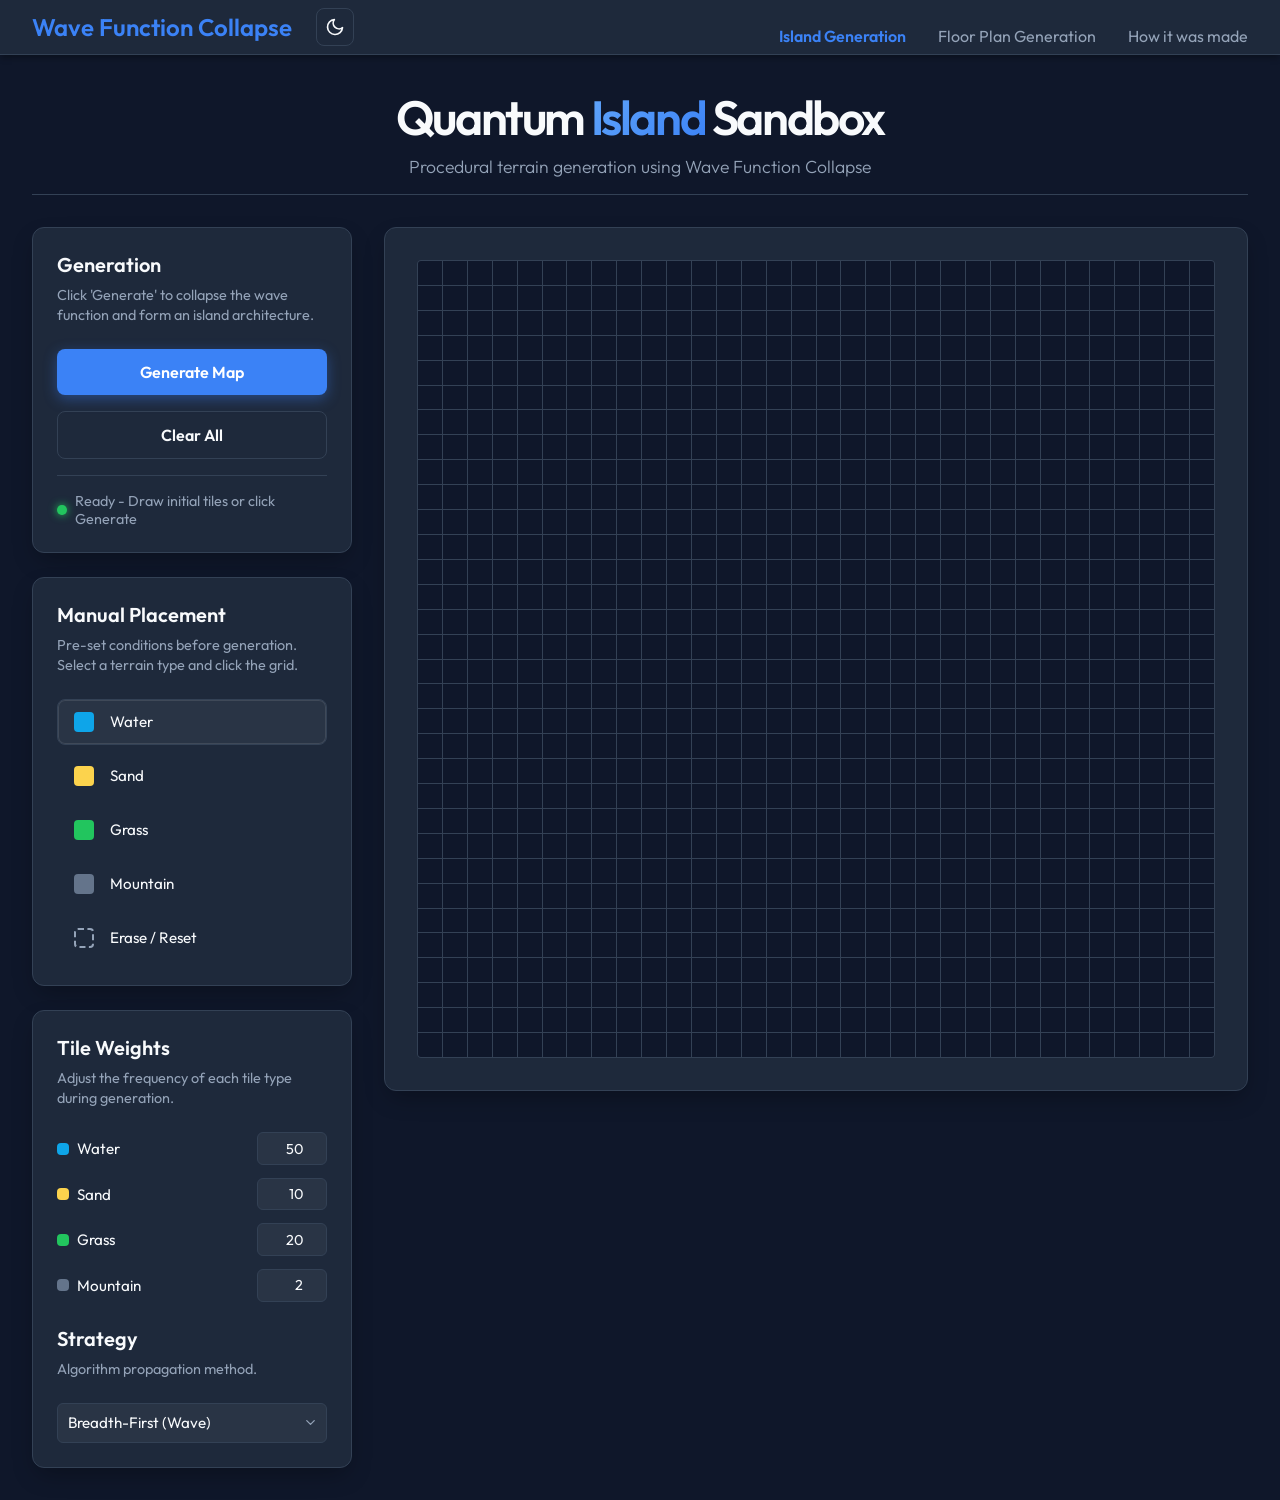
<file: index.html>
<!DOCTYPE html>
<html lang="en">
<head>
    <meta charset="UTF-8">
    <meta name="viewport" content="width=device-width, initial-scale=1.0">
    <title>Island Generation</title>
    <meta name="description" content="Quantum Sandbox: A procedural generation playground for islands and interior floor plans.">
    <meta name="keywords" content="Wave Function Collapse, WFC, Procedural Generation, Quantum Sandbox">
    
    <!-- Open Graph / Facebook -->
    <meta property="og:type" content="website">
    <meta property="og:url" content="https://waves.byomz.dev/">
    <meta property="og:title" content="Quantum Sandbox">
    <meta property="og:description" content="A procedural generation playground for islands and interior floor plans.">
    <meta property="og:image" content="https://waves.byomz.dev/favicon.png">

    <link rel="icon" type="image/png" href="favicon.png">
    <link href="https://fonts.googleapis.com/css2?family=Outfit:wght@300;400;600&display=swap" rel="stylesheet">
    <link rel="stylesheet" href="style.css">
    
    <style>
        /* Mobile Navbar Scroll Fix */
        @media (max-width: 600px) {
            .navbar {
                padding: 0.5rem 1rem !important;
                flex-direction: column;
                align-items: flex-start !important;
                gap: 0.5rem;
            }
            .nav-links {
                overflow-x: auto;
                white-space: nowrap;
                flex-wrap: nowrap;
                gap: 1.5rem;
                padding-bottom: 8px; 
                width: 100%;
                justify-content: flex-start;
                -webkit-overflow-scrolling: touch;
            }
            .nav-links::-webkit-scrollbar {
                display: none;
            }
            .nav-brand {
                font-size: 1.2rem;
            }
            .navbar-left {
                width: 100%;
                justify-content: space-between;
                display: flex;
                align-items: center;
            }
        }

        /* Theme Toggle Styling */
        .theme-toggle {
            background: none;
            border: 1px solid var(--border-color);
            border-radius: 8px;
            color: var(--text-main);
            cursor: pointer;
            display: flex;
            align-items: center;
            justify-content: center;
            width: 38px;
            height: 38px;
            padding: 0;
            transition: all 0.2s;
            flex-shrink: 0;
        }

        .theme-toggle:hover {
            background-color: var(--bg-panel);
            border-color: var(--accent);
            transform: translateY(-1px);
        }

        .theme-toggle .icon-sun { display: none; }
        .theme-toggle .icon-moon { display: block; }
        html.light-mode .theme-toggle .icon-sun { display: block; }
        html.light-mode .theme-toggle .icon-moon { display: none; }
    </style>
    <!-- Anti-FOUC Script -->
    <script>
        (function() {
            const savedTheme = localStorage.getItem('theme');
            if (savedTheme === 'light') {
                document.documentElement.classList.add('light-mode');
            }
        })();
    </script>
</head>
<body>
    <nav class="navbar">
        <div class="navbar-left" style="display: flex; align-items: center; gap: 1.5rem;">
            <div class="nav-brand">Wave Function Collapse</div>
            <button id="themeToggle" class="theme-toggle" aria-label="Toggle theme">
                <svg class="icon-moon" width="20" height="20" viewBox="0 0 24 24" fill="none" stroke="currentColor" stroke-width="2" stroke-linecap="round" stroke-linejoin="round"><path d="M21 12.79A9 9 0 1 1 11.21 3 7 7 0 0 0 21 12.79z"></path></svg>
                <svg class="icon-sun" width="20" height="20" viewBox="0 0 24 24" fill="none" stroke="currentColor" stroke-width="2" stroke-linecap="round" stroke-linejoin="round"><circle cx="12" cy="12" r="5"></circle><line x1="12" y1="1" x2="12" y2="3"></line><line x1="12" y1="21" x2="12" y2="23"></line><line x1="4.22" y1="4.22" x2="5.64" y2="5.64"></line><line x1="18.36" y1="18.36" x2="19.78" y2="19.78"></line><line x1="1" y1="12" x2="3" y2="12"></line><line x1="21" y1="12" x2="23" y2="12"></line><line x1="4.22" y1="19.78" x2="5.64" y2="18.36"></line><line x1="18.36" y1="5.64" x2="19.78" y2="4.22"></line></svg>
            </button>
        </div>
        <ul class="nav-links">
            <li><a href="/" class="active">Island Generation</a></li>
            <li><a href="/floors" class="">Floor Plan Generation</a></li>
            <li><a href="/about" class="">How it was made</a></li>
        </ul>
    </nav>

    <div class="app-container">
        
<header>
    <h1>Quantum <span class="highlight">Island</span> Sandbox</h1>
    <p>Procedural terrain generation using Wave Function Collapse</p>
</header>

<main class="main-content">
    <aside class="sidebar">
        <div class="panel controls-panel">
            <h2>Generation</h2>
            <p class="panel-desc">Click 'Generate' to collapse the wave function and form an island architecture.</p>
            <button id="generate-btn" class="btn primary-btn">
                <span class="btn-text">Generate Map</span>
                <div class="btn-glow"></div>
            </button>
            <button id="clear-btn" class="btn secondary-btn">Clear All</button>
            
            <div class="status-indicator">
                <div class="status-dot"></div>
                <span id="status-text">System Ready</span>
            </div>
        </div>

        <div class="panel palette-panel">
            <h2>Manual Placement</h2>
            <p class="panel-desc">Pre-set conditions before generation. Select a terrain type and click the grid.</p>
            <div class="terrain-options">
                <button class="terrain-btn selected" data-type="water">
                    <div class="color-swatch water"></div>
                    <span>Water</span>
                </button>
                <button class="terrain-btn" data-type="sand">
                    <div class="color-swatch sand"></div>
                    <span>Sand</span>
                </button>
                <button class="terrain-btn" data-type="grass">
                    <div class="color-swatch grass"></div>
                    <span>Grass</span>
                </button>
                <button class="terrain-btn" data-type="mountain">
                    <div class="color-swatch mountain"></div>
                    <span>Mountain</span>
                </button>
                <button class="terrain-btn erase-btn" data-type="erase">
                    <div class="color-swatch erase"></div>
                    <span>Erase / Reset</span>
                </button>
            </div>
        </div>

        <div class="panel settings-panel">
            <h2>Tile Weights</h2>
            <p class="panel-desc">Adjust the frequency of each tile type during generation.</p>
            <div class="weight-controls">
                <label class="weight-label">
                    <span class="weight-name"><div class="color-swatch water" style="width: 12px; height: 12px;"></div> Water</span>
                    <input type="number" id="weight-water" value="50" min="1" max="1000" class="weight-input">
                </label>
                <label class="weight-label">
                    <span class="weight-name"><div class="color-swatch sand" style="width: 12px; height: 12px;"></div> Sand</span>
                    <input type="number" id="weight-sand" value="10" min="1" max="1000" class="weight-input">
                </label>
                <label class="weight-label">
                    <span class="weight-name"><div class="color-swatch grass" style="width: 12px; height: 12px;"></div> Grass</span>
                    <input type="number" id="weight-grass" value="20" min="1" max="1000" class="weight-input">
                </label>
                <label class="weight-label">
                    <span class="weight-name"><div class="color-swatch mountain" style="width: 12px; height: 12px;"></div> Mountain</span>
                    <input type="number" id="weight-mountain" value="2" min="1" max="1000" class="weight-input">
                </label>
            </div>

            <h2 style="margin-top: 1.5rem;">Strategy</h2>
            <p class="panel-desc">Algorithm propagation method.</p>
            <div class="strategy-controls">
                <select id="strategy-select" class="strategy-select">
                    <option value="bfs">Breadth-First (Wave)</option>
                    <option value="dfs">Depth-First (Tendril)</option>
                </select>
            </div>
        </div>
    </aside>

    <section class="grid-section">
        <div class="grid-wrapper">
            <div id="grid-container" class="grid-container">
                <!-- JS generated 32x32 tiles go here -->
            </div>
        </div>
    </section>
</main>

    </div>

    <script>
        document.addEventListener('DOMContentLoaded', () => {
            const themeToggle = document.getElementById('themeToggle');
            if (themeToggle) {
                themeToggle.addEventListener('click', () => {
                    const isLight = document.documentElement.classList.toggle('light-mode');
                    localStorage.setItem('theme', isLight ? 'light' : 'dark');
                    console.log('Theme toggled to:', isLight ? 'light' : 'dark');
                });
            }
        });
    </script>
    
<script src="main.js"></script>

</body>
</html>
</file>
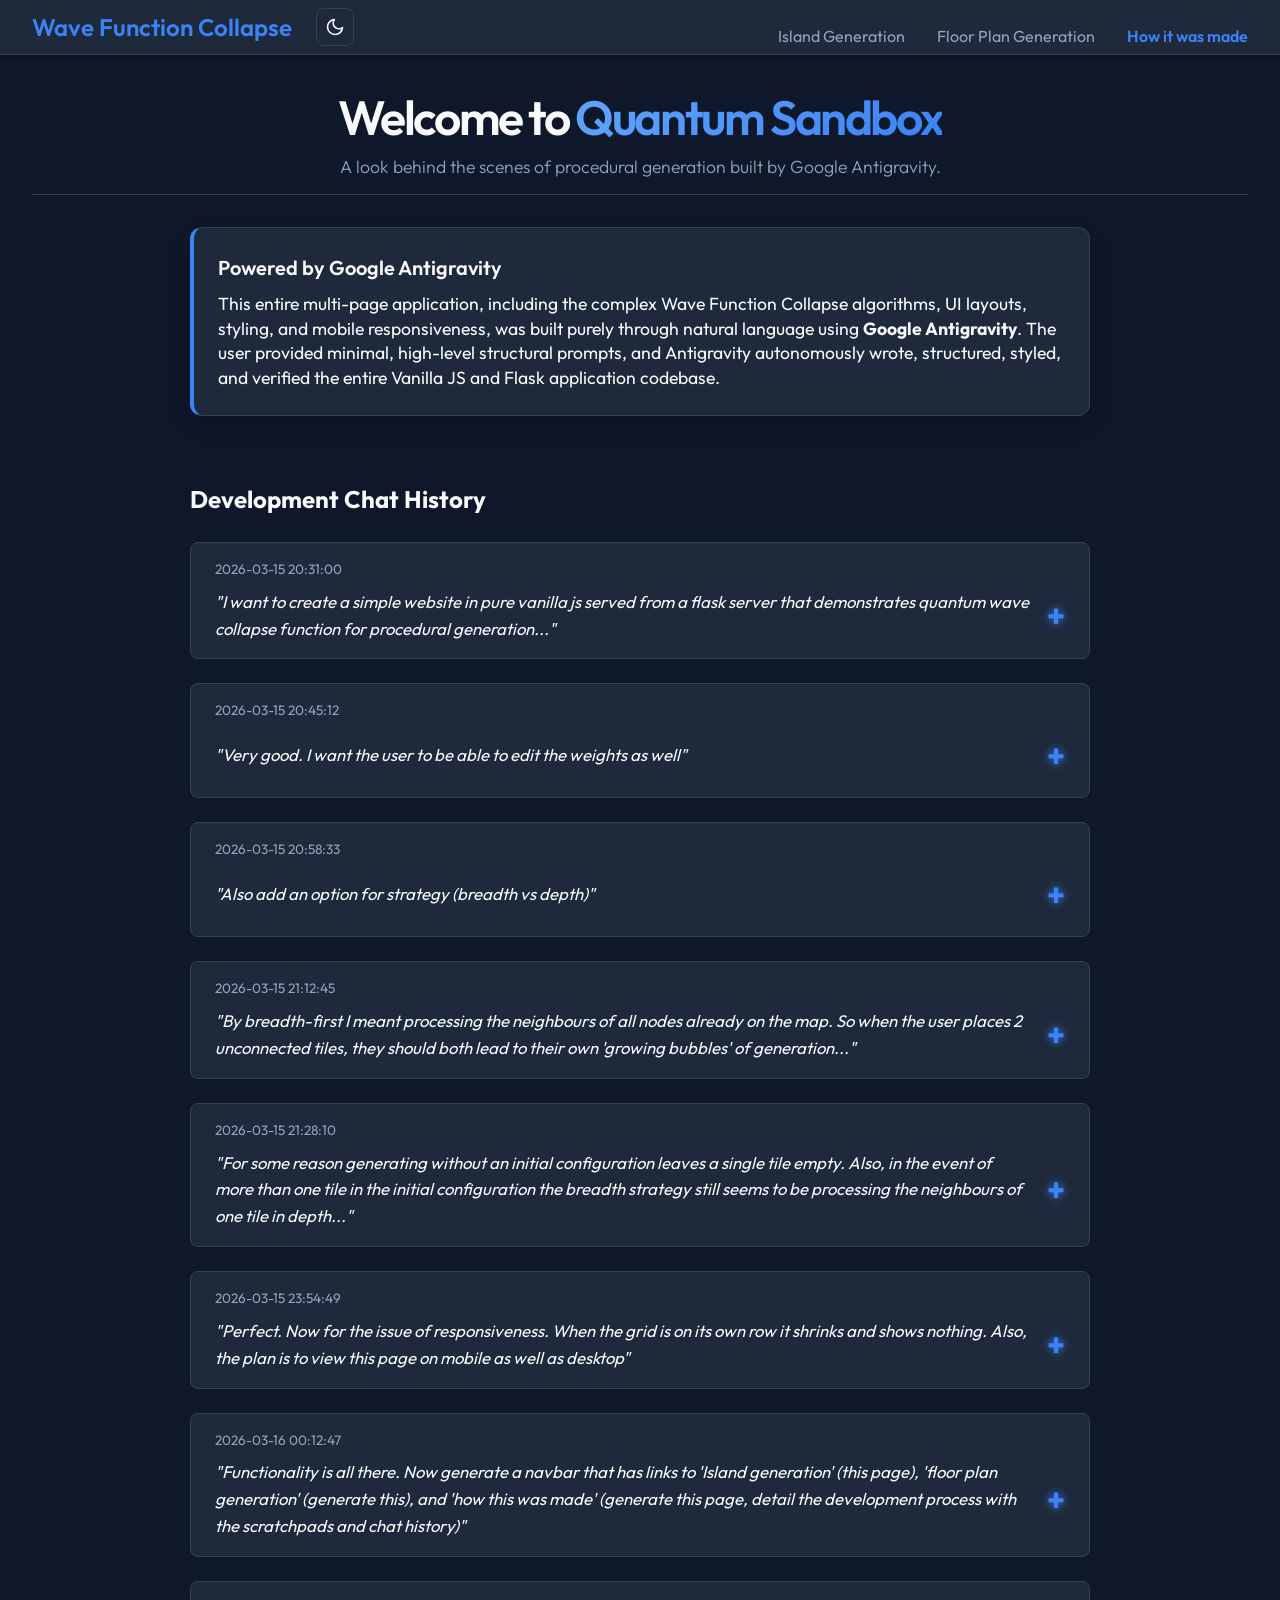
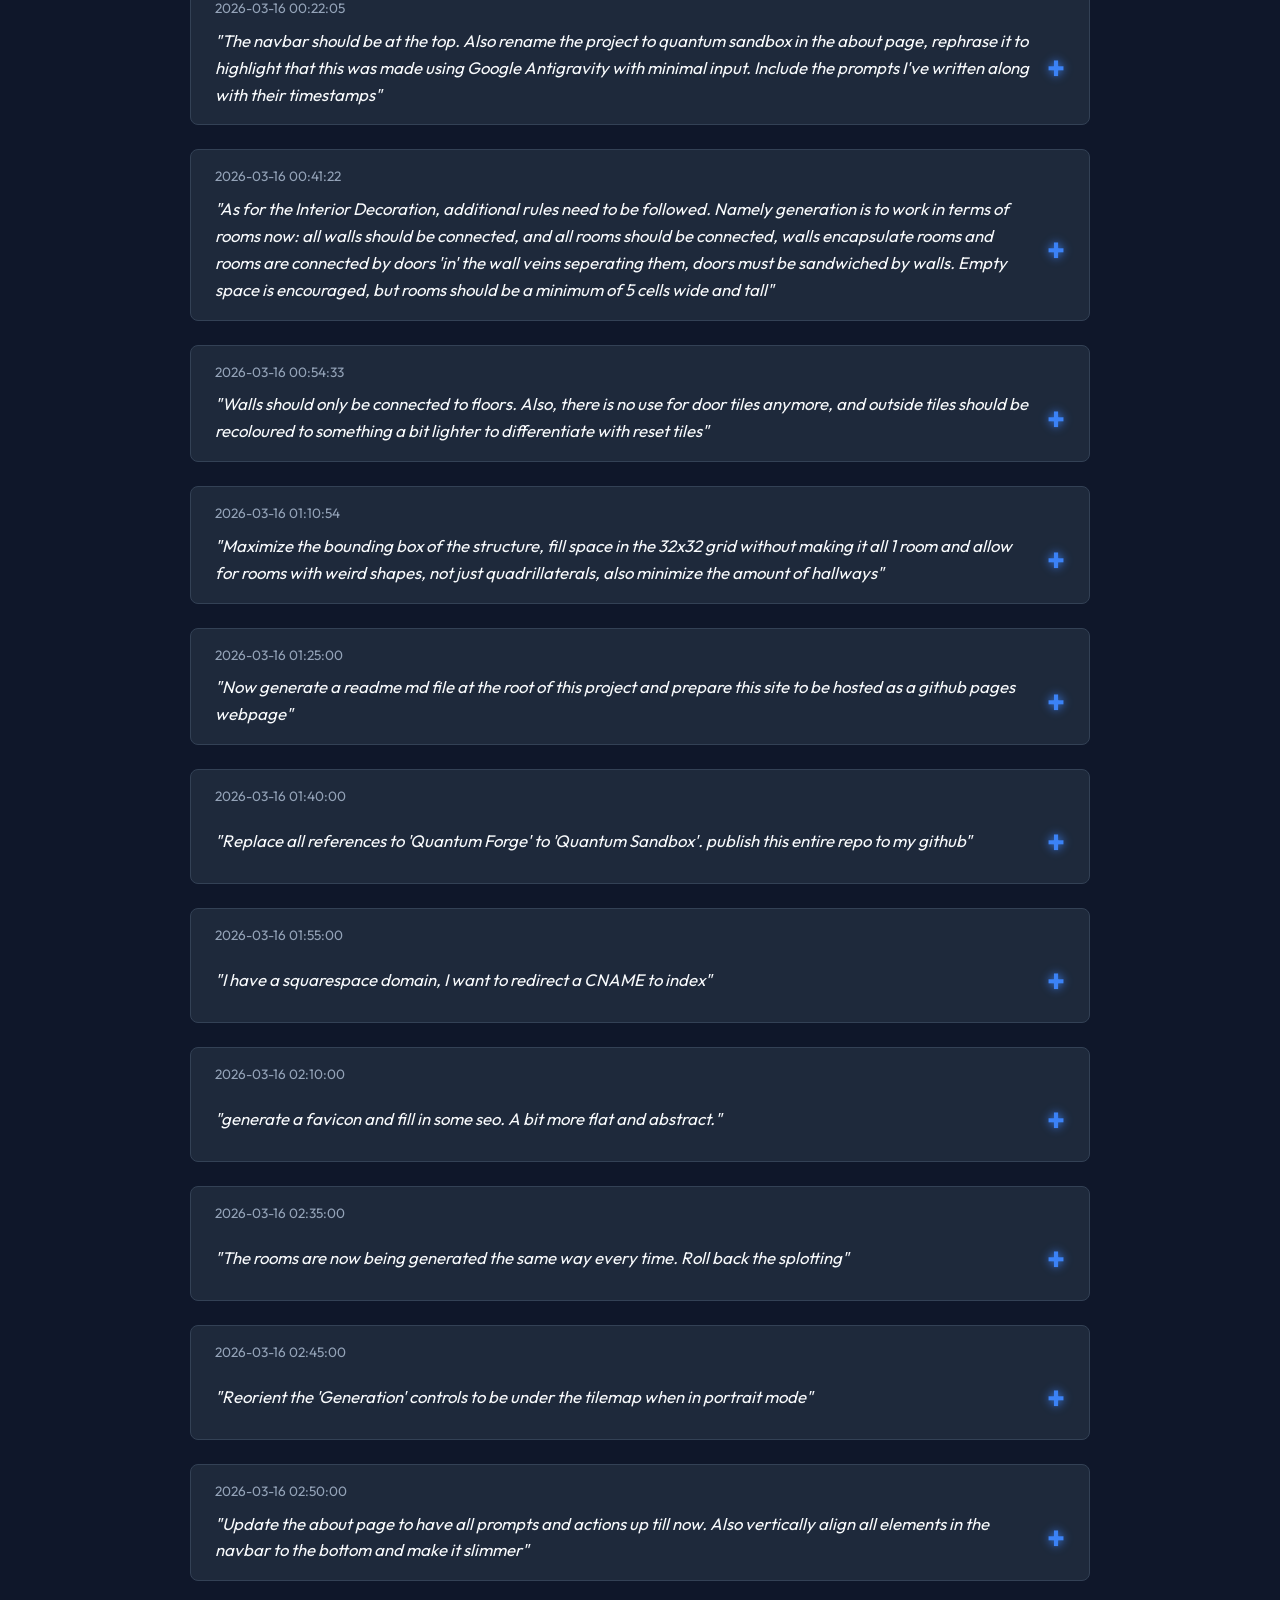
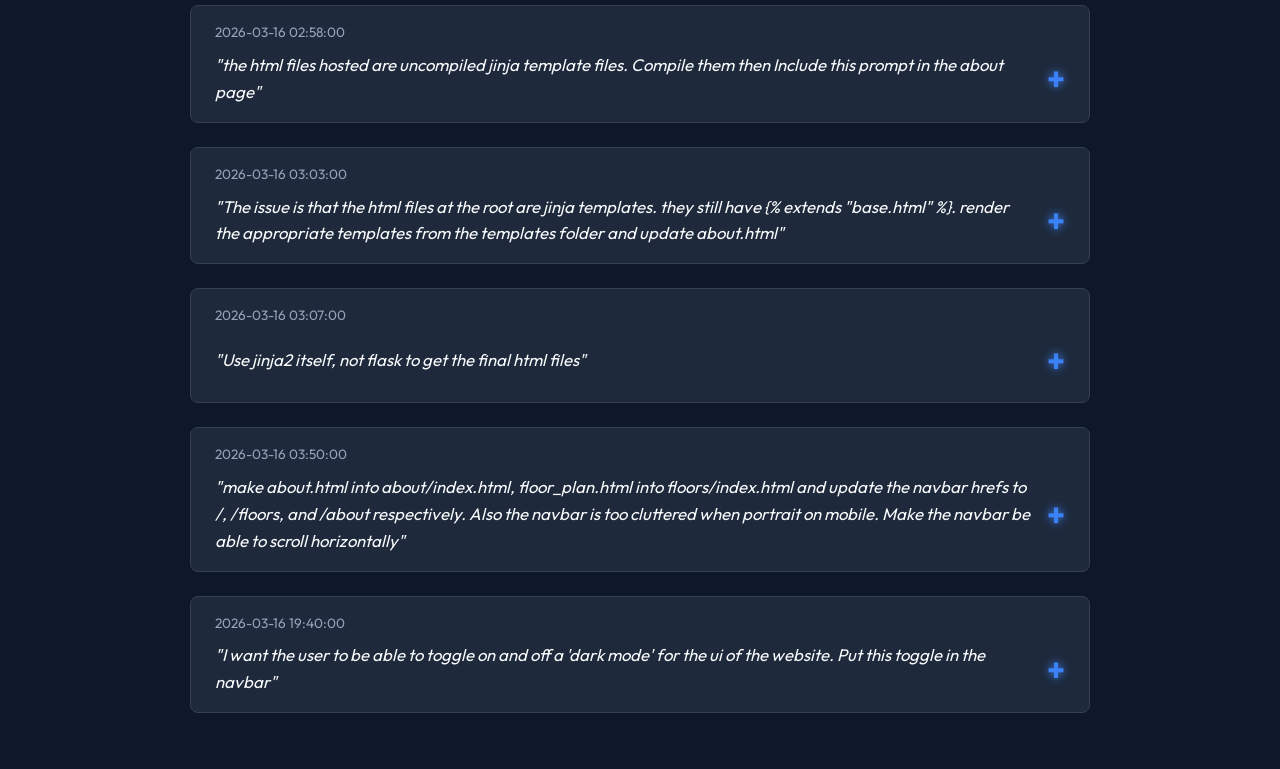
<file: about/index.html>
<!DOCTYPE html>
<html lang="en">
<head>
    <meta charset="UTF-8">
    <meta name="viewport" content="width=device-width, initial-scale=1.0">
    <title>How This Was Made</title>
    <meta name="description" content="Quantum Sandbox: A procedural generation playground for islands and interior floor plans.">
    <meta name="keywords" content="Wave Function Collapse, WFC, Procedural Generation, Quantum Sandbox">
    
    <!-- Open Graph / Facebook -->
    <meta property="og:type" content="website">
    <meta property="og:url" content="https://waves.byomz.dev/">
    <meta property="og:title" content="Quantum Sandbox">
    <meta property="og:description" content="A procedural generation playground for islands and interior floor plans.">
    <meta property="og:image" content="https://waves.byomz.dev/favicon.png">

    <link rel="icon" type="image/png" href="../favicon.png">
    <link href="https://fonts.googleapis.com/css2?family=Outfit:wght@300;400;600&display=swap" rel="stylesheet">
    <link rel="stylesheet" href="../style.css">
    
    <style>
        /* Mobile Navbar Scroll Fix */
        @media (max-width: 600px) {
            .navbar {
                padding: 0.5rem 1rem !important;
                flex-direction: column;
                align-items: flex-start !important;
                gap: 0.5rem;
            }
            .nav-links {
                overflow-x: auto;
                white-space: nowrap;
                flex-wrap: nowrap;
                gap: 1.5rem;
                padding-bottom: 8px; 
                width: 100%;
                justify-content: flex-start;
                -webkit-overflow-scrolling: touch;
            }
            .nav-links::-webkit-scrollbar {
                display: none;
            }
            .nav-brand {
                font-size: 1.2rem;
            }
            .navbar-left {
                width: 100%;
                justify-content: space-between;
                display: flex;
                align-items: center;
            }
        }

        /* Theme Toggle Styling */
        .theme-toggle {
            background: none;
            border: 1px solid var(--border-color);
            border-radius: 8px;
            color: var(--text-main);
            cursor: pointer;
            display: flex;
            align-items: center;
            justify-content: center;
            width: 38px;
            height: 38px;
            padding: 0;
            transition: all 0.2s;
            flex-shrink: 0;
        }

        .theme-toggle:hover {
            background-color: var(--bg-panel);
            border-color: var(--accent);
            transform: translateY(-1px);
        }

        .theme-toggle .icon-sun { display: none; }
        .theme-toggle .icon-moon { display: block; }
        html.light-mode .theme-toggle .icon-sun { display: block; }
        html.light-mode .theme-toggle .icon-moon { display: none; }
    </style>
    <!-- Anti-FOUC Script -->
    <script>
        (function() {
            const savedTheme = localStorage.getItem('theme');
            if (savedTheme === 'light') {
                document.documentElement.classList.add('light-mode');
            }
        })();
    </script>
</head>
<body>
    <nav class="navbar">
        <div class="navbar-left" style="display: flex; align-items: center; gap: 1.5rem;">
            <div class="nav-brand">Wave Function Collapse</div>
            <button id="themeToggle" class="theme-toggle" aria-label="Toggle theme">
                <svg class="icon-moon" width="20" height="20" viewBox="0 0 24 24" fill="none" stroke="currentColor" stroke-width="2" stroke-linecap="round" stroke-linejoin="round"><path d="M21 12.79A9 9 0 1 1 11.21 3 7 7 0 0 0 21 12.79z"></path></svg>
                <svg class="icon-sun" width="20" height="20" viewBox="0 0 24 24" fill="none" stroke="currentColor" stroke-width="2" stroke-linecap="round" stroke-linejoin="round"><circle cx="12" cy="12" r="5"></circle><line x1="12" y1="1" x2="12" y2="3"></line><line x1="12" y1="21" x2="12" y2="23"></line><line x1="4.22" y1="4.22" x2="5.64" y2="5.64"></line><line x1="18.36" y1="18.36" x2="19.78" y2="19.78"></line><line x1="1" y1="12" x2="3" y2="12"></line><line x1="21" y1="12" x2="23" y2="12"></line><line x1="4.22" y1="19.78" x2="5.64" y2="18.36"></line><line x1="18.36" y1="5.64" x2="19.78" y2="4.22"></line></svg>
            </button>
        </div>
        <ul class="nav-links">
            <li><a href="/" class="">Island Generation</a></li>
            <li><a href="/floors" class="">Floor Plan Generation</a></li>
            <li><a href="/about" class="active">How it was made</a></li>
        </ul>
    </nav>

    <div class="app-container">
        
<header>
    <h1>Welcome to <span class="highlight">Quantum Sandbox</span></h1>
    <p>A look behind the scenes of procedural generation built by Google Antigravity.</p>
</header>

<main class="main-content" style="flex-direction: column; max-width: 900px; margin: 0 auto; line-height: 1.6;">
    <div class="panel" style="width: 100%; border-left: 4px solid var(--accent); margin-bottom: 2rem;">
        <h2>Powered by Google Antigravity</h2>
        <p class="panel-desc" style="font-size: 1.1rem; margin-bottom: 0; color: var(--text-main);">
            This entire multi-page application, including the complex Wave Function Collapse algorithms, UI layouts,
            styling, and mobile responsiveness, was built purely through natural language using <strong>Google
                Antigravity</strong>. The user provided minimal, high-level structural prompts, and Antigravity
            autonomously wrote, structured, styled, and verified the entire Vanilla JS and Flask application codebase.
        </p>
    </div>

    <!-- We will use standard HTML details/summary elements styled to fit the theme -->
    <style>
        .chat-entry {
            background: var(--bg-panel);
            border-radius: 8px;
            border: 1px solid var(--border-color);
            margin-bottom: 1.5rem;
            overflow: hidden;
        }

        .chat-header {
            padding: 1rem 1.5rem;
            cursor: pointer;
            user-select: none;
            display: flex;
            flex-direction: column;
            gap: 0.5rem;
        }

        .chat-header:hover {
            background: rgba(255, 255, 255, 0.02);
        }

        .chat-time {
            font-size: 0.85rem;
            color: var(--text-muted);
        }

        .chat-prompt {
            color: var(--text-main);
            font-size: 1.05rem;
            display: flex;
            justify-content: space-between;
            align-items: center;
        }

        .chat-prompt::after {
            content: '+';
            font-size: 2rem;
            font-weight: bold;
            color: var(--accent);
            margin-left: 1rem;
            transition: transform 0.2s ease;
            text-shadow: 0 0 10px var(--accent);
        }

        details[open]>summary .chat-prompt::after {
            content: '-';
            transform: rotate(180deg);
        }

        summary {
            list-style: none;
            /* Hide default arrow */
        }

        summary::-webkit-details-marker {
            display: none;
        }

        .chat-content {
            padding: 1.5rem;
            border-top: 1px solid var(--border-color);
            background: rgba(0, 0, 0, 0.1);
        }

        .plan-title {
            color: var(--accent);
            font-size: 1.1rem;
            margin-bottom: 1rem;
            margin-top: 0;
        }

        .chat-content p,
        .chat-content ul {
            color: var(--text-muted);
            margin-bottom: 1rem;
        }

        .chat-content li {
            margin-bottom: 0.5rem;
        }

        .chat-content code {
            background: var(--bg-dark);
            padding: 0.2rem 0.4rem;
            border-radius: 4px;
            font-family: monospace;
            font-size: 0.9em;
            color: #d1d5db;
            /* Lighter text for code */
        }
    </style>

    <div style="width: 100%;">
        <h2 style="margin-bottom: 1.5rem; font-family: var(--font-heading); color: var(--text-main);">Development Chat
            History</h2>

        <details class="chat-entry">
            <summary class="chat-header">
                <div class="chat-time">2026-03-15 20:31:00</div>
                <div class="chat-prompt">
                    <i style="text-align: left; width: 100%;">"I want to create a simple website in pure vanilla js
                        served from a flask server that demonstrates quantum wave collapse function for procedural
                        generation..."</i>
                </div>
            </summary>
            <div class="chat-content">
                <h3 class="plan-title">Plan of Action</h3>
                <p><strong>Goal:</strong> Initialize a Flask application with a Vanilla JS frontend that visualizes the
                    Wave Function Collapse algorithm.</p>
                <ul>
                    <li>Set up the Flask backend environment (<code>app.py</code>).</li>
                    <li>Create the HTML/CSS foundation (<code>index.html</code>, <code>style.css</code>) with a 32x32
                        CSS grid.</li>
                    <li>Implement core WFC logic in <code>main.js</code> with 4 base tiles (Water, Sand, Grass,
                        Mountain) and specific adjacency rules.</li>
                    <li>Add interactive tools for manual tile placement and generation.</li>
                </ul>
            </div>
        </details>

        <details class="chat-entry">
            <summary class="chat-header">
                <div class="chat-time">2026-03-15 20:45:12</div>
                <div class="chat-prompt">
                    <i style="text-align: left; width: 100%;">"Very good. I want the user to be able to edit the weights
                        as well"</i>
                </div>
            </summary>
            <div class="chat-content">
                <h3 class="plan-title">Plan of Action</h3>
                <p><strong>Goal:</strong> Introduce dynamic, editable tile weights to the WFC initialization.</p>
                <ul>
                    <li>Add numeric input fields for Water, Sand, Grass, and Mountain to the UI panel.</li>
                    <li>Modify <code>main.js</code> to read these weight values prior to triggering the
                        <code>collapse()</code> logic instead of using hardcoded constants.</li>
                </ul>
            </div>
        </details>

        <details class="chat-entry">
            <summary class="chat-header">
                <div class="chat-time">2026-03-15 20:58:33</div>
                <div class="chat-prompt">
                    <i style="text-align: left; width: 100%;">"Also add an option for strategy (breadth vs depth)"</i>
                </div>
            </summary>
            <div class="chat-content">
                <h3 class="plan-title">Plan of Action</h3>
                <p><strong>Goal:</strong> Provide a dropdown to switch between BFS (Queue) and DFS (Stack) constraint
                    propagation strategies.</p>
                <ul>
                    <li>Add a <code>&lt;select&gt;</code> element to the control panel for Strategy.</li>
                    <li>Modify the <code>propagate(queue)</code> loop in JS to check the strategy dropdown and execute
                        either <code>queue.shift()</code> (BFS) or <code>queue.pop()</code> (DFS).</li>
                </ul>
            </div>
        </details>

        <details class="chat-entry">
            <summary class="chat-header">
                <div class="chat-time">2026-03-15 21:12:45</div>
                <div class="chat-prompt">
                    <i style="text-align: left; width: 100%;">"By breadth-first I meant processing the neighbours of all
                        nodes already on the map. So when the user places 2 unconnected tiles, they should both lead to
                        their own 'growing bubbles' of generation..."</i>
                </div>
            </summary>
            <div class="chat-content">
                <h3 class="plan-title">Plan of Action</h3>
                <p><strong>Goal:</strong> Radically alter the heuristic of the WFC "Next Cell to Collapse" logic to
                    enforce spatial bubbling around existing constraints.</p>
                <ul>
                    <li>Instead of scanning the entire grid for the lowest global entropy, maintain a
                        <code>frontier</code> array of neighbors touching collapsed cells.</li>
                    <li>If using BFS, exclusively select the lowest entropy cell from the <code>frontier</code> layer.
                    </li>
                    <li>If the grid is completely empty, automatically seed the very center tile <code>[16, 16]</code>
                        before starting the generation loop.</li>
                </ul>
            </div>
        </details>

        <details class="chat-entry">
            <summary class="chat-header">
                <div class="chat-time">2026-03-15 21:28:10</div>
                <div class="chat-prompt">
                    <i style="text-align: left; width: 100%;">"For some reason generating without an initial
                        configuration leaves a single tile empty. Also, in the event of more than one tile in the
                        initial configuration the breadth strategy still seems to be processing the neighbours of one
                        tile in depth..."</i>
                </div>
            </summary>
            <div class="chat-content">
                <h3 class="plan-title">Plan of Action</h3>
                <p><strong>Goal:</strong> Fix the missing central seed tile and enforce true layer-by-layer
                    Breadth-First-Search bubbling.</p>
                <ul>
                    <li>Fix initialization sequence so the auto-seeded center tile natively collapses completely and
                        triggers the propagation step.</li>
                    <li>Restructure the BFS array fallback logic. The heuristic was incorrectly favoring one cluster's
                        frontier over others. Modify the neighbor mapping to accurately gather all cells globally
                        bounding collapsed areas before min-entropy filtering.</li>
                </ul>
            </div>
        </details>

        <details class="chat-entry">
            <summary class="chat-header">
                <div class="chat-time">2026-03-15 23:54:49</div>
                <div class="chat-prompt">
                    <i style="text-align: left; width: 100%;">"Perfect. Now for the issue of responsiveness. When the
                        grid is on its own row it shrinks and shows nothing. Also, the plan is to view this page on
                        mobile as well as desktop"</i>
                </div>
            </summary>
            <div class="chat-content">
                <h3 class="plan-title">Plan of Action</h3>
                <p><strong>Goal:</strong> Refactor CSS for mobile responsiveness and grid stability.</p>
                <ul>
                    <li>Wrap the CSS Grid inside an aspect-ratio preserving container that anchors purely to width.</li>
                    <li>Implement media queries to shift the layout from row-based sidebar to a column-based layout on
                        smaller screens.</li>
                    <li>Assign minimum touch-target heights for mobile interaction.</li>
                </ul>
            </div>
        </details>

        <details class="chat-entry">
            <summary class="chat-header">
                <div class="chat-time">2026-03-16 00:12:47</div>
                <div class="chat-prompt">
                    <i style="text-align: left; width: 100%;">"Functionality is all there. Now generate a navbar that
                        has links to 'Island generation' (this page), 'floor plan generation' (generate this), and 'how
                        this was made' (generate this page, detail the development process with the scratchpads and chat
                        history)"</i>
                </div>
            </summary>
            <div class="chat-content">
                <h3 class="plan-title">Plan of Action</h3>
                <p><strong>Goal:</strong> Pivot the single-page application into a multi-page portal using Jinja2
                    inheritance.</p>
                <ul>
                    <li>Abstract <code>base.html</code> to contain the HTML <code>&lt;head&gt;</code> and a new global
                        navigation bar.</li>
                    <li>Migrate the island logic into the <code>/</code> route on <code>index.html</code>.</li>
                    <li>Create the new <code>/floor-plan</code> route containing duplicate UI structure to be wired up
                        for interior generation.</li>
                    <li>Create the <code>/about</code> route detailing the chat logs.</li>
                </ul>
            </div>
        </details>

        <details class="chat-entry">
            <summary class="chat-header">
                <div class="chat-time">2026-03-16 00:22:05</div>
                <div class="chat-prompt">
                    <i style="text-align: left; width: 100%;">"The navbar should be at the top. Also rename the project
                        to quantum sandbox in the about page, rephrase it to highlight that this was made using Google
                        Antigravity with minimal input. Include the prompts I've written along with their
                        timestamps"</i>
                </div>
            </summary>
            <div class="chat-content">
                <h3 class="plan-title">Plan of Action</h3>
                <p><strong>Goal:</strong> Add visual polish to the Navbar and update the About page story.</p>
                <ul>
                    <li>Move and pin the Global Navbar to the top of the browser viewport.</li>
                    <li>Re-brand the page title and headers to "Quantum Sandbox".</li>
                    <li>Structure the chat log timestamps and prompts correctly.</li>
                </ul>
            </div>
        </details>

        <details class="chat-entry">
            <summary class="chat-header">
                <div class="chat-time">2026-03-16 00:41:22</div>
                <div class="chat-prompt">
                    <i style="text-align: left; width: 100%;">"As for the Interior Decoration, additional rules need to
                        be followed. Namely generation is to work in terms of rooms now: all walls should be connected,
                        and all rooms should be connected, walls encapsulate rooms and rooms are connected by doors 'in'
                        the wall veins seperating them, doors must be sandwiched by walls. Empty space is encouraged,
                        but rooms should be a minimum of 5 cells wide and tall"</i>
                </div>
            </summary>
            <div class="chat-content">
                <h3 class="plan-title">Plan of Action</h3>
                <p><strong>Goal:</strong> Create a specialized Macro-WFC Hybrid engine specifically for floor plan
                    generation in <code>floor_plan.js</code>.</p>
                <ul>
                    <li>Design a pre-WFC logical "Mask" step that guarantees 5x5 connected topological rectangles.</li>
                    <li>Bind this mask to the immediate Entropy array of the grid so WFC is strictly funneled into these
                        room layouts.</li>
                    <li>Replace symmetric adjacency rules with complex explicitly Directional rules (up, down, left,
                        right) to enforce the sandwiching constraints of doors and the connective limits of walls.</li>
                </ul>
            </div>
        </details>

        <details class="chat-entry">
            <summary class="chat-header">
                <div class="chat-time">2026-03-16 00:54:33</div>
                <div class="chat-prompt">
                    <i style="text-align: left; width: 100%;">"Walls should only be connected to floors. Also, there is
                        no use for door tiles anymore, and outside tiles should be recoloured to something a bit lighter
                        to differentiate with reset tiles"</i>
                </div>
            </summary>
            <div class="chat-content">
                <h3 class="plan-title">Plan of Action</h3>
                <p><strong>Goal:</strong> Visually and logically simplify the overly complex Floor Plan generation.</p>
                <ul>
                    <li>Completely rip out the <code>Door</code> tiles from the HTML Palette, CSS, and internal JS
                        adjacency engines.</li>
                    <li>Fall back onto symmetrical WFC resolution rules from the Directional rules.</li>
                    <li>Update CSS variable <code>--terrain-empty</code> from the black background void color to
                        <code>#1e293b</code> to provide visual contrast.</li>
                    <li>Implement rigorous distance checking around the Blueprint Macro Mask: forcefully assign
                        <code>Empty</code> to any tile that does not directly border a generated room. This physically
                        limits WFC walls causing them to perfectly wrap around the interior rooms and preventing
                        floating space-walls.</li>
                </ul>
            </div>
        </details>

        <details class="chat-entry">
            <summary class="chat-header">
                <div class="chat-time">2026-03-16 01:10:54</div>
                <div class="chat-prompt">
                    <i style="text-align: left; width: 100%;">"Maximize the bounding box of the structure, fill space in
                        the 32x32 grid without making it all 1 room and allow for rooms with weird shapes, not just
                        quadrillaterals, also minimize the amount of hallways"</i>
                </div>
            </summary>
            <div class="chat-content">
                <h3 class="plan-title">Plan of Action</h3>
                <p><strong>Goal:</strong> Rewrite the Floor Plan logic mask generation to create organic, grid-filling
                    blob structures tied by Minimum Spanning Trees.</p>
                <ul>
                    <li>Generate anchor focal points spanning the corners and center of the 32x32 dimensional
                        boundaries.</li>
                    <li>Swap geometric rectangle blueprints for overlapping radial circular algorithms to create organic
                        'blob lobes'.</li>
                    <li>Connect the disjointed room blobs via calculation of a Minimum Spanning Tree (MST).</li>
                    <li>Iterate thick, ~2-cell wide mathematical paths along the edges of the MST to act as bridges
                        instead of tiny hallways.</li>
                </ul>
            </div>
        </details>

        <details class="chat-entry">
            <summary class="chat-header">
                <div class="chat-time">2026-03-16 01:25:00</div>
                <div class="chat-prompt">
                    <i style="text-align: left; width: 100%;">"Now generate a readme md file at the root of this project and prepare this site to be hosted as a github pages webpage"</i>
                </div>
            </summary>
            <div class="chat-content">
                <h3 class="plan-title">Plan of Action</h3>
                <p><strong>Goal:</strong> Convert the project into a static site for GitHub Pages hosting.</p>
                <ul>
                    <li>Generate a comprehensive <code>README.md</code> at the root.</li>
                    <li>Flatten the directory structure by moving templates to the root as <code>.html</code> files.</li>
                    <li>Update internal references from Flask <code>url_for</code> to relative static paths.</li>
                </ul>
            </div>
        </details>

        <details class="chat-entry">
            <summary class="chat-header">
                <div class="chat-time">2026-03-16 01:40:00</div>
                <div class="chat-prompt">
                    <i style="text-align: left; width: 100%;">"Replace all references to 'Quantum Forge' to 'Quantum
                        Sandbox'. publish this entire repo to my github"</i>
                </div>
            </summary>
            <div class="chat-content">
                <h3 class="plan-title">Plan of Action</h3>
                <p><strong>Goal:</strong> Execute a full rebrand and initialize version control for publishing.</p>
                <ul>
                    <li>Global search and replace "Quantum Forge" &rarr; "Quantum Sandbox".</li>
                    <li>Initialize local Git repository, commit all files, and link to the remote GitHub origin.</li>
                </ul>
            </div>
        </details>

        <details class="chat-entry">
            <summary class="chat-header">
                <div class="chat-time">2026-03-16 01:55:00</div>
                <div class="chat-prompt">
                    <i style="text-align: left; width: 100%;">"I have a squarespace domain, I want to redirect a CNAME
                        to index"</i>
                </div>
            </summary>
            <div class="chat-content">
                <h3 class="plan-title">Plan of Action</h3>
                <p><strong>Goal:</strong> Configure the custom domain <code>waves.byomz.dev</code>.</p>
                <ul>
                    <li>Create the <code>CNAME</code> file required by GitHub Pages for custom domain resolution.</li>
                    <li>Provide specific DNS configuration instructions for Squarespace.</li>
                </ul>
            </div>
        </details>

        <details class="chat-entry">
            <summary class="chat-header">
                <div class="chat-time">2026-03-16 02:10:00</div>
                <div class="chat-prompt">
                    <i style="text-align: left; width: 100%;">"generate a favicon and fill in some seo. A bit more flat
                        and abstract."</i>
                </div>
            </summary>
            <div class="chat-content">
                <h3 class="plan-title">Plan of Action</h3>
                <p><strong>Goal:</strong> Implement professional branding and SEO meta-data.</p>
                <ul>
                    <li>Generate a modern, flat, abstract <code>favicon.png</code>.</li>
                    <li>Inject OpenGraph, Twitter Card, and Meta description tags into all page headers for viral
                        sharing and search indexing.</li>
                </ul>
            </div>
        </details>

        <details class="chat-entry">
            <summary class="chat-header">
                <div class="chat-time">2026-03-16 02:35:00</div>
                <div class="chat-prompt">
                    <i style="text-align: left; width: 100%;">"The rooms are now being generated the same way every
                        time. Roll back the splotting"</i>
                </div>
            </summary>
            <div class="chat-content">
                <h3 class="plan-title">Plan of Action</h3>
                <p><strong>Goal:</strong> Restore architectural variety by reverting to rectangular room logic.</p>
                <ul>
                    <li>Replace the deterministic organic splatting with a random rectangular generation algorithm.</li>
                    <li>Ensure varied room counts, dimensions, and positions while maintaining connectivity.</li>
                </ul>
            </div>
        </details>

        <details class="chat-entry">
            <summary class="chat-header">
                <div class="chat-time">2026-03-16 02:45:00</div>
                <div class="chat-prompt">
                    <i style="text-align: left; width: 100%;">"Reorient the 'Generation' controls to be under the
                        tilemap when in portrait mode"</i>
                </div>
            </summary>
            <div class="chat-content">
                <h3 class="plan-title">Plan of Action</h3>
                <p><strong>Goal:</strong> Optimize the mobile user experience for vertical viewports.</p>
                <ul>
                    <li>Implement CSS <code>order</code> flex properties within media queries to move the sidebar
                        controls below the interactive grid on narrow screens.</li>
                </ul>
            </div>
        </details>

        <details class="chat-entry">
            <summary class="chat-header">
                <div class="chat-time">2026-03-16 02:50:00</div>
                <div class="chat-prompt">
                    <i style="text-align: left; width: 100%;">"Update the about page to have all prompts and actions up
                        till now. Also vertically align all elements in the navbar to the bottom and make it
                        slimmer"</i>
                </div>
            </summary>
            <div class="chat-content">
                <h3 class="plan-title">Plan of Action</h3>
                <p><strong>Goal:</strong> Final documentation sync and UI aesthetic refinement.</p>
                <ul>
                    <li>Synchronize all development chat logs into the persistent About page history.</li>
                    <li>Refine Navbar CSS for a slimmer profile and bottom-aligned navigation elements.</li>
                </ul>
            </div>
        </details>

        <details class="chat-entry">
            <summary class="chat-header">
                <div class="chat-time">2026-03-16 02:58:00</div>
                <div class="chat-prompt">
                    <i style="text-align: left; width: 100%;">"the html files hosted are uncompiled jinja template files. Compile them then Include this prompt in the about page"</i>
                </div>
            </summary>
            <div class="chat-content">
                <h3 class="plan-title">Plan of Action</h3>
                <p><strong>Goal:</strong> Transition from manual template shadowing to a proper static site generation pipeline.</p>
                <ul>
                    <li>Develop a Python compilation utility (<code>compile_static.py</code>) using the Flask application context to render every Jinja2 template into its final HTML form.</li>
                    <li>Post-process the rendered HTML to normalize asset paths for GitHub Pages sub-directory compatibility.</li>
                    <li>Synchronize the latest "Meta-Prompt" into the persistent development history.</li>
                </ul>
            </div>
        </details>

        <details class="chat-entry">
            <summary class="chat-header">
                <div class="chat-time">2026-03-16 03:03:00</div>
                <div class="chat-prompt">
                    <i style="text-align: left; width: 100%;">"The issue is that the html files at the root are jinja templates. they still have {% extends "base.html" %}. render the appropriate templates from the templates folder and update about.html"</i>
                </div>
            </summary>
            <div class="chat-content">
                <h3 class="plan-title">Plan of Action</h3>
                <p><strong>Goal:</strong> Finalize the static site generation by rendering all templates into pure HTML.</p>
                <ul>
                    <li>Execute the <code>compile_static.py</code> rendering engine to convert <code>templates/*.html</code> into finished root-level <code>.html</code> files.</li>
                    <li>Ensure all Jinja2 syntax (inheritance, blocks, <code>url_for</code>) is fully resolved into static strings.</li>
                    <li>Update the development history once more to reflect this final step in the deployment pipeline.</li>
                </ul>
            </div>
        </details>

        <details class="chat-entry">
            <summary class="chat-header">
                <div class="chat-time">2026-03-16 03:07:00</div>
                <div class="chat-prompt">
                    <i style="text-align: left; width: 100%;">"Use jinja2 itself, not flask to get the final html files"</i>
                </div>
            </summary>
            <div class="chat-content">
                <h3 class="plan-title">Plan of Action</h3>
                <p><strong>Goal:</strong> Decouple the static site generation from the Flask framework for a truly independent build process.</p>
                <ul>
                    <li>Refactor the compilation script to use the core <code>jinja2</code> Environment and FileSystemLoader.</li>
                    <li>Implement a custom <code>url_for</code> mock within the Jinja environment to handle asset mapping and cross-page linking without requiring a server context.</li>
                    <li>Finalize the 32x32 grid generation tools as a fully portable, static web experience.</li>
                </ul>
            </div>
        </details>
        <details class="chat-entry">
            <summary class="chat-header">
                <div class="chat-time">2026-03-16 03:50:00</div>
                <div class="chat-prompt">
                    <i style="text-align: left; width: 100%;">"make about.html into about/index.html, floor_plan.html into floors/index.html and update the navbar hrefs to /, /floors, and /about respectively. Also the navbar is too cluttered when portrait on mobile. Make the navbar be able to scroll horizontally"</i>
                </div>
            </summary>
            <div class="chat-content">
                <h3 class="plan-title">Plan of Action</h3>
                <p><strong>Goal:</strong> Implement professional directory routing and improve mobile navigation ergonomics.</p>
                <ul>
                    <li>Restructure the static file architecture to supporting 'pretty' URLs by nesting index files within <code>/about/</code> and <code>/floors/</code> directories.</li>
                    <li>Rewrite the Navbar CSS to enable smooth horizontal touch-scrolling for better usability on narrow portrait viewports.</li>
                    <li>Synchronize all internal linking to use the new directory-based routing system.</li>
                </ul>
            </div>
        </details>
        <details class="chat-entry">
            <summary class="chat-header">
                <div class="chat-time">2026-03-16 19:40:00</div>
                <div class="chat-prompt">
                    <i style="text-align: left; width: 100%;">"I want the user to be able to toggle on and off a 'dark mode' for the ui of the website. Put this toggle in the navbar"</i>
                </div>
            </summary>
            <div class="chat-content">
                <h3 class="plan-title">Plan of Action</h3>
                <p><strong>Goal:</strong> Enhance UI versatility by implementing a globally persistent Dark/Light theme system.</p>
                <ul>
                    <li>Refactor <code>style.css</code> variables into a dual-theme system, defining a premium high-contrast light mode palette.</li>
                    <li>Integrate a sophisticated Theme Toggle component into the global <code>base.html</code> navigation bar using inline optimized SVGs.</li>
                    <li>Ensure zero-latency state persistence via <code>localStorage</code> with an inline anti-FOUC script to prevent unstyled flashes on page load.</li>
                    <li><strong>Hotfix:</strong> Rewrote <code>compile_static.py</code> to automatically synchronize root stylesheet and script assets during every build, fixing an issue where the live site was serving stale visual variables.</li>
                </ul>
            </div>
        </details>
    </div>
</main>

    </div>

    <script>
        document.addEventListener('DOMContentLoaded', () => {
            const themeToggle = document.getElementById('themeToggle');
            if (themeToggle) {
                themeToggle.addEventListener('click', () => {
                    const isLight = document.documentElement.classList.toggle('light-mode');
                    localStorage.setItem('theme', isLight ? 'light' : 'dark');
                    console.log('Theme toggled to:', isLight ? 'light' : 'dark');
                });
            }
        });
    </script>
    
</body>
</html>
</file>
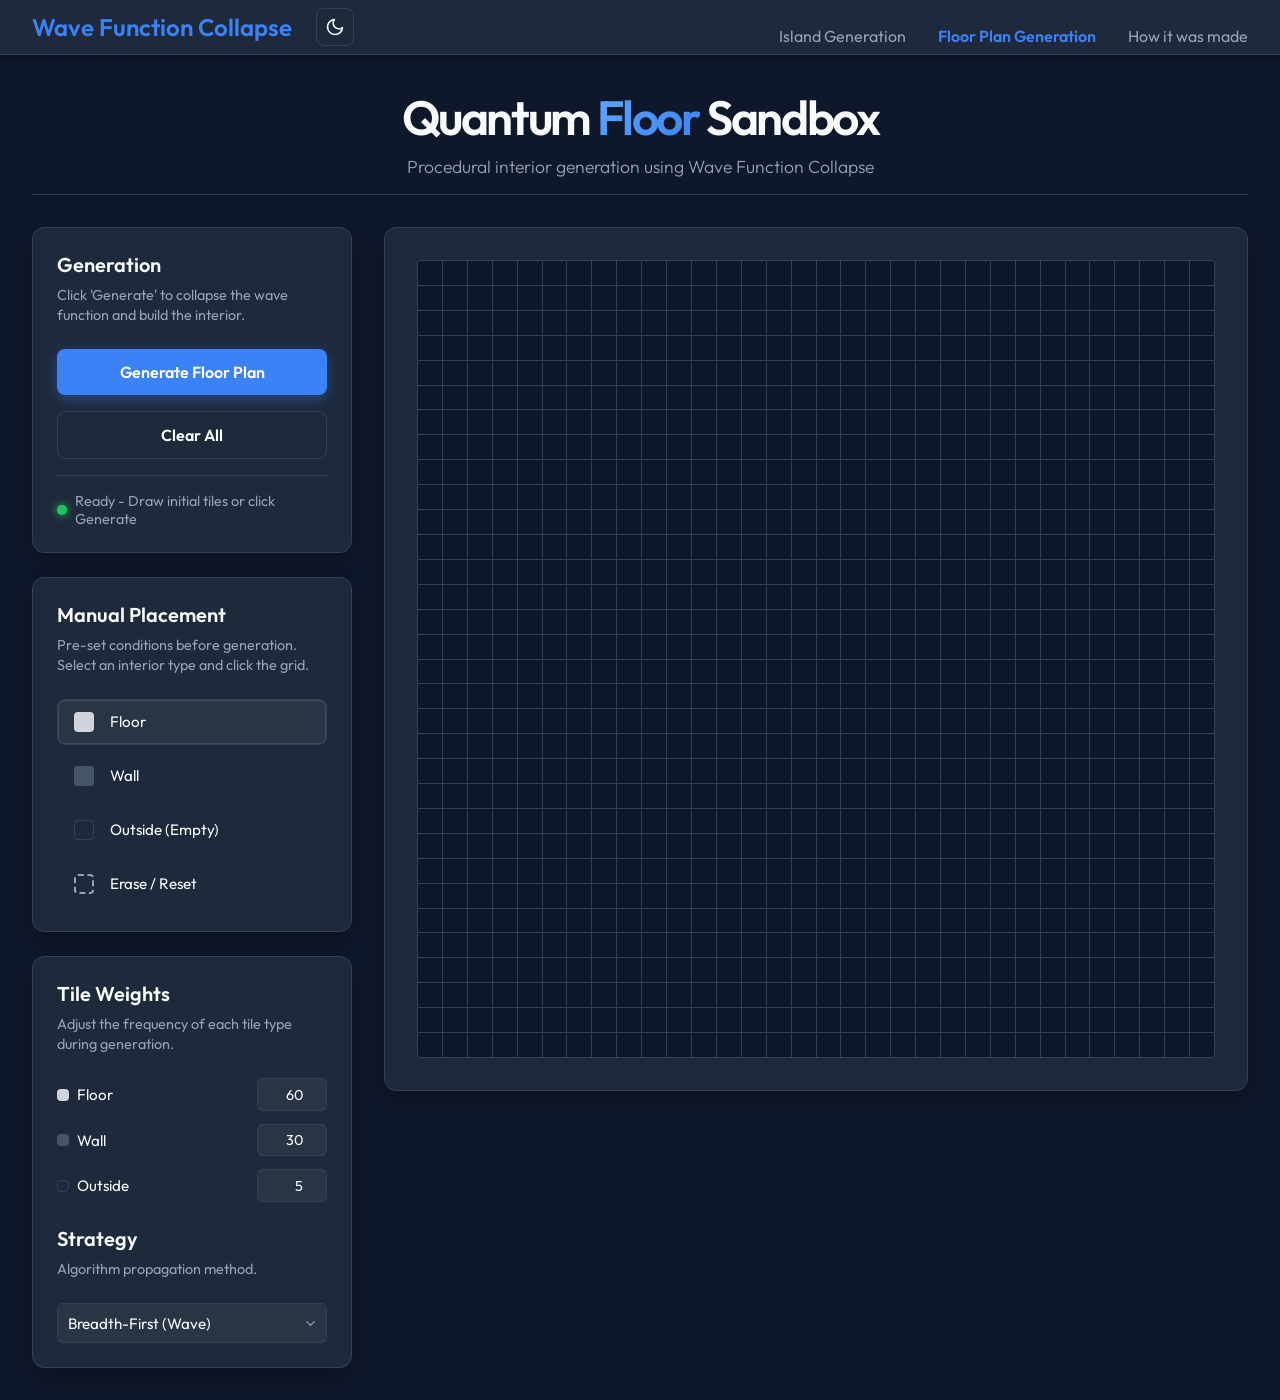
<file: floors/index.html>
<!DOCTYPE html>
<html lang="en">
<head>
    <meta charset="UTF-8">
    <meta name="viewport" content="width=device-width, initial-scale=1.0">
    <title>Floor Plan Generation</title>
    <meta name="description" content="Quantum Sandbox: A procedural generation playground for islands and interior floor plans.">
    <meta name="keywords" content="Wave Function Collapse, WFC, Procedural Generation, Quantum Sandbox">
    
    <!-- Open Graph / Facebook -->
    <meta property="og:type" content="website">
    <meta property="og:url" content="https://waves.byomz.dev/">
    <meta property="og:title" content="Quantum Sandbox">
    <meta property="og:description" content="A procedural generation playground for islands and interior floor plans.">
    <meta property="og:image" content="https://waves.byomz.dev/favicon.png">

    <link rel="icon" type="image/png" href="../favicon.png">
    <link href="https://fonts.googleapis.com/css2?family=Outfit:wght@300;400;600&display=swap" rel="stylesheet">
    <link rel="stylesheet" href="../style.css">
    
    <style>
        /* Mobile Navbar Scroll Fix */
        @media (max-width: 600px) {
            .navbar {
                padding: 0.5rem 1rem !important;
                flex-direction: column;
                align-items: flex-start !important;
                gap: 0.5rem;
            }
            .nav-links {
                overflow-x: auto;
                white-space: nowrap;
                flex-wrap: nowrap;
                gap: 1.5rem;
                padding-bottom: 8px; 
                width: 100%;
                justify-content: flex-start;
                -webkit-overflow-scrolling: touch;
            }
            .nav-links::-webkit-scrollbar {
                display: none;
            }
            .nav-brand {
                font-size: 1.2rem;
            }
            .navbar-left {
                width: 100%;
                justify-content: space-between;
                display: flex;
                align-items: center;
            }
        }

        /* Theme Toggle Styling */
        .theme-toggle {
            background: none;
            border: 1px solid var(--border-color);
            border-radius: 8px;
            color: var(--text-main);
            cursor: pointer;
            display: flex;
            align-items: center;
            justify-content: center;
            width: 38px;
            height: 38px;
            padding: 0;
            transition: all 0.2s;
            flex-shrink: 0;
        }

        .theme-toggle:hover {
            background-color: var(--bg-panel);
            border-color: var(--accent);
            transform: translateY(-1px);
        }

        .theme-toggle .icon-sun { display: none; }
        .theme-toggle .icon-moon { display: block; }
        html.light-mode .theme-toggle .icon-sun { display: block; }
        html.light-mode .theme-toggle .icon-moon { display: none; }
    </style>
    <!-- Anti-FOUC Script -->
    <script>
        (function() {
            const savedTheme = localStorage.getItem('theme');
            if (savedTheme === 'light') {
                document.documentElement.classList.add('light-mode');
            }
        })();
    </script>
</head>
<body>
    <nav class="navbar">
        <div class="navbar-left" style="display: flex; align-items: center; gap: 1.5rem;">
            <div class="nav-brand">Wave Function Collapse</div>
            <button id="themeToggle" class="theme-toggle" aria-label="Toggle theme">
                <svg class="icon-moon" width="20" height="20" viewBox="0 0 24 24" fill="none" stroke="currentColor" stroke-width="2" stroke-linecap="round" stroke-linejoin="round"><path d="M21 12.79A9 9 0 1 1 11.21 3 7 7 0 0 0 21 12.79z"></path></svg>
                <svg class="icon-sun" width="20" height="20" viewBox="0 0 24 24" fill="none" stroke="currentColor" stroke-width="2" stroke-linecap="round" stroke-linejoin="round"><circle cx="12" cy="12" r="5"></circle><line x1="12" y1="1" x2="12" y2="3"></line><line x1="12" y1="21" x2="12" y2="23"></line><line x1="4.22" y1="4.22" x2="5.64" y2="5.64"></line><line x1="18.36" y1="18.36" x2="19.78" y2="19.78"></line><line x1="1" y1="12" x2="3" y2="12"></line><line x1="21" y1="12" x2="23" y2="12"></line><line x1="4.22" y1="19.78" x2="5.64" y2="18.36"></line><line x1="18.36" y1="5.64" x2="19.78" y2="4.22"></line></svg>
            </button>
        </div>
        <ul class="nav-links">
            <li><a href="/" class="">Island Generation</a></li>
            <li><a href="/floors" class="active">Floor Plan Generation</a></li>
            <li><a href="/about" class="">How it was made</a></li>
        </ul>
    </nav>

    <div class="app-container">
        
<header>
    <h1>Quantum <span class="highlight">Floor</span> Sandbox</h1>
    <p>Procedural interior generation using Wave Function Collapse</p>
</header>

<main class="main-content">
    <aside class="sidebar">
        <div class="panel controls-panel">
            <h2>Generation</h2>
            <p class="panel-desc">Click 'Generate' to collapse the wave function and build the interior.</p>
            <button id="generate-btn" class="btn primary-btn">
                <span class="btn-text">Generate Floor Plan</span>
                <div class="btn-glow"></div>
            </button>
            <button id="clear-btn" class="btn secondary-btn">Clear All</button>
            
            <div class="status-indicator">
                <div class="status-dot"></div>
                <span id="status-text">System Ready</span>
            </div>
        </div>

        <div class="panel palette-panel">
            <h2>Manual Placement</h2>
            <p class="panel-desc">Pre-set conditions before generation. Select an interior type and click the grid.</p>
            <div class="terrain-options">
                <button class="terrain-btn selected" data-type="floor">
                    <div class="color-swatch floor"></div>
                    <span>Floor</span>
                </button>
                <button class="terrain-btn" data-type="wall">
                    <div class="color-swatch wall"></div>
                    <span>Wall</span>
                </button>
                <button class="terrain-btn" data-type="empty">
                    <div class="color-swatch empty"></div>
                    <span>Outside (Empty)</span>
                </button>
                <button class="terrain-btn erase-btn" data-type="erase">
                    <div class="color-swatch erase"></div>
                    <span>Erase / Reset</span>
                </button>
            </div>
        </div>

        <div class="panel settings-panel">
            <h2>Tile Weights</h2>
            <p class="panel-desc">Adjust the frequency of each tile type during generation.</p>
            <div class="weight-controls">
                <label class="weight-label">
                    <span class="weight-name"><div class="color-swatch floor" style="width: 12px; height: 12px;"></div> Floor</span>
                    <input type="number" id="weight-floor" value="60" min="1" max="1000" class="weight-input">
                </label>
                <label class="weight-label">
                    <span class="weight-name"><div class="color-swatch wall" style="width: 12px; height: 12px;"></div> Wall</span>
                    <input type="number" id="weight-wall" value="30" min="1" max="1000" class="weight-input">
                </label>
                <label class="weight-label">
                    <span class="weight-name"><div class="color-swatch empty" style="width: 12px; height: 12px;"></div> Outside</span>
                    <input type="number" id="weight-empty" value="5" min="1" max="1000" class="weight-input">
                </label>
            </div>

            <h2 style="margin-top: 1.5rem;">Strategy</h2>
            <p class="panel-desc">Algorithm propagation method.</p>
            <div class="strategy-controls">
                <select id="strategy-select" class="strategy-select">
                    <option value="bfs">Breadth-First (Wave)</option>
                    <option value="dfs">Depth-First (Tendril)</option>
                </select>
            </div>
        </div>
    </aside>

    <section class="grid-section">
        <div class="grid-wrapper">
            <div id="grid-container" class="grid-container">
                <!-- JS generated 32x32 tiles go here -->
            </div>
        </div>
    </section>
</main>

    </div>

    <script>
        document.addEventListener('DOMContentLoaded', () => {
            const themeToggle = document.getElementById('themeToggle');
            if (themeToggle) {
                themeToggle.addEventListener('click', () => {
                    const isLight = document.documentElement.classList.toggle('light-mode');
                    localStorage.setItem('theme', isLight ? 'light' : 'dark');
                    console.log('Theme toggled to:', isLight ? 'light' : 'dark');
                });
            }
        });
    </script>
    
<script src="../floor_plan.js"></script>

</body>
</html>
</file>
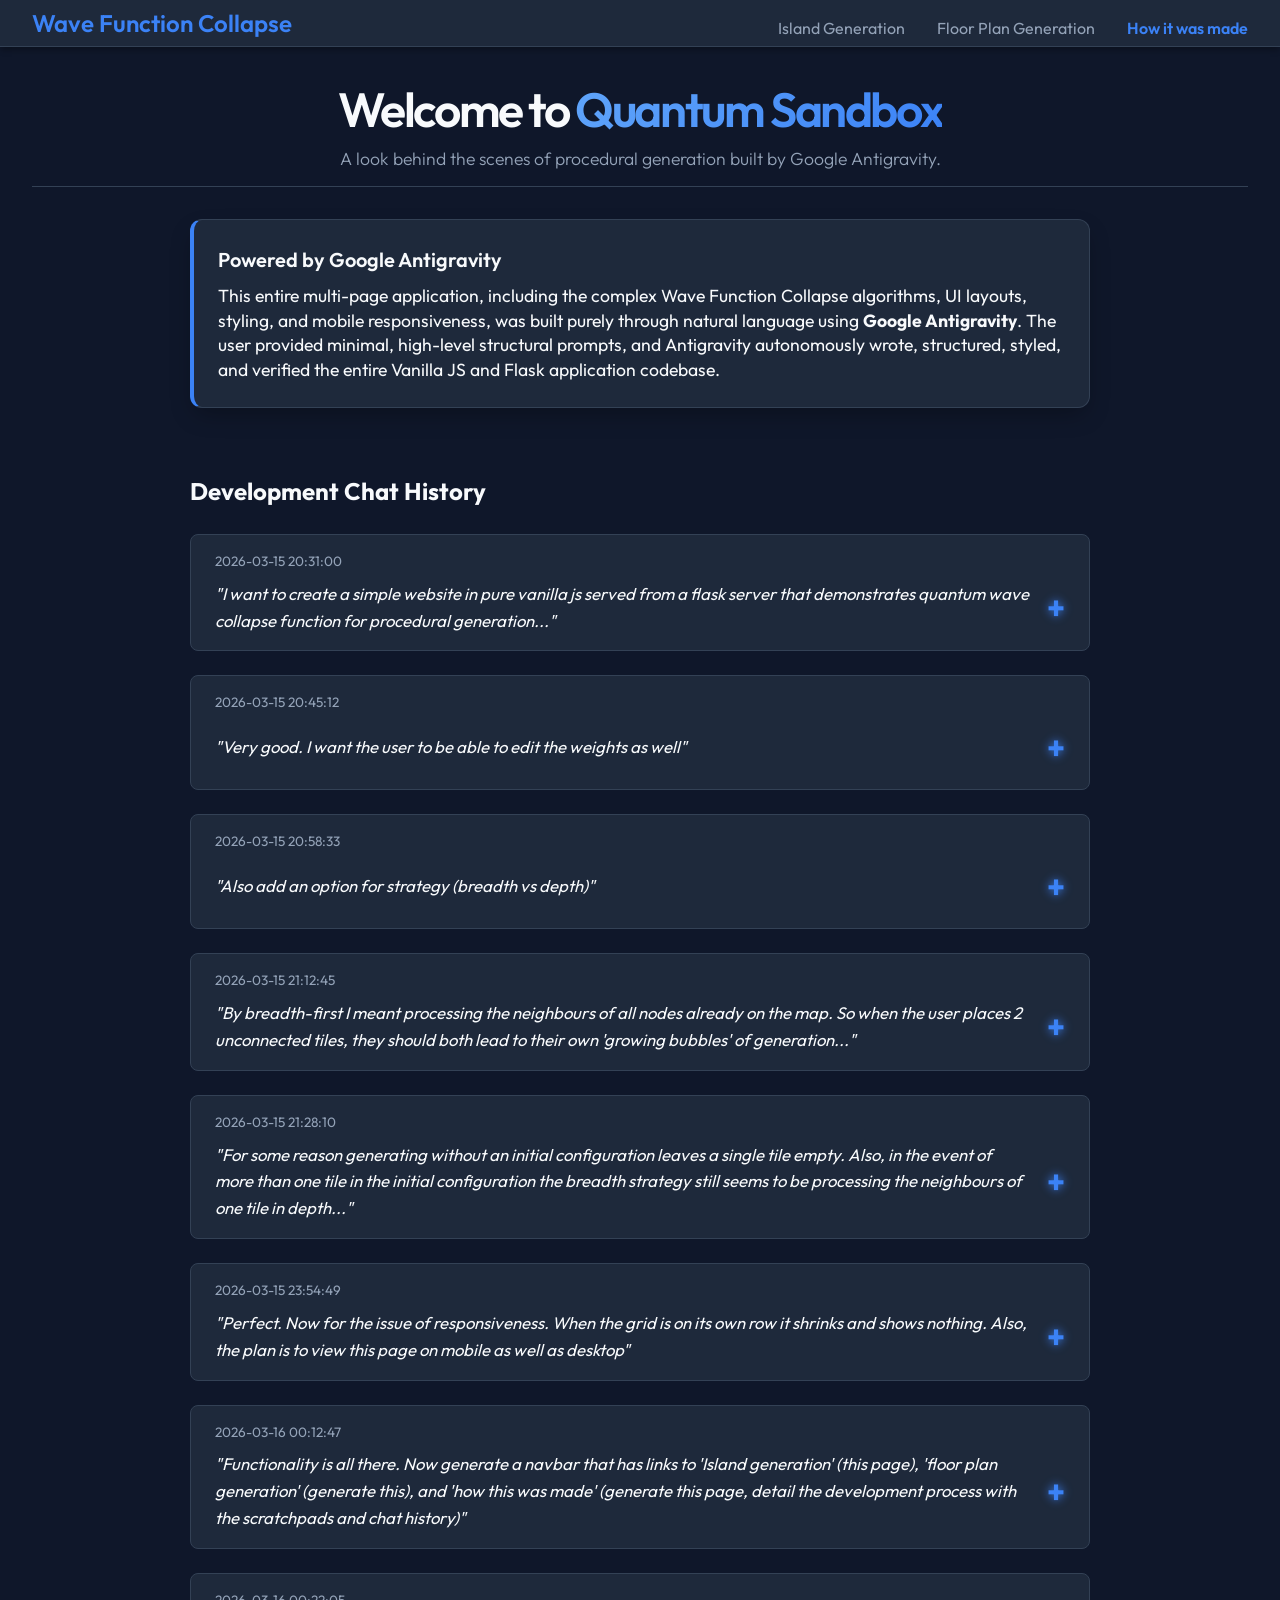
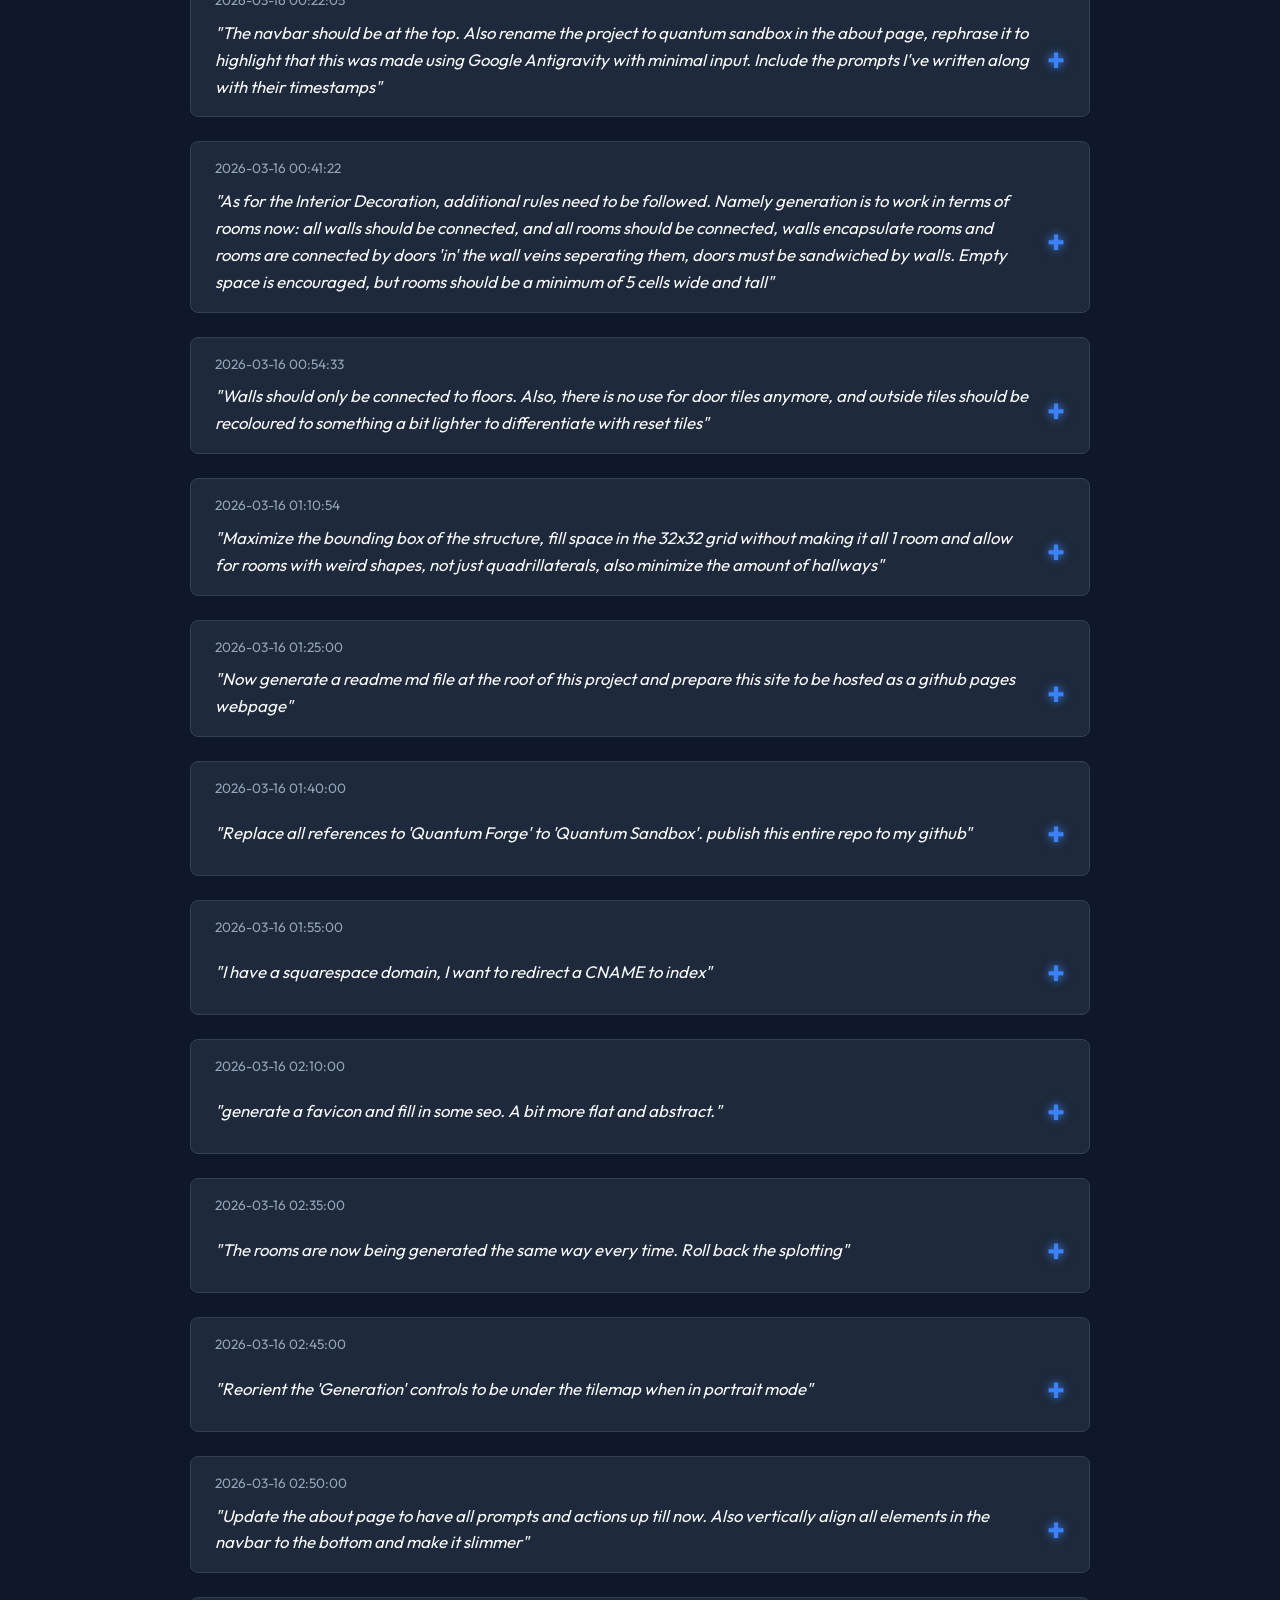
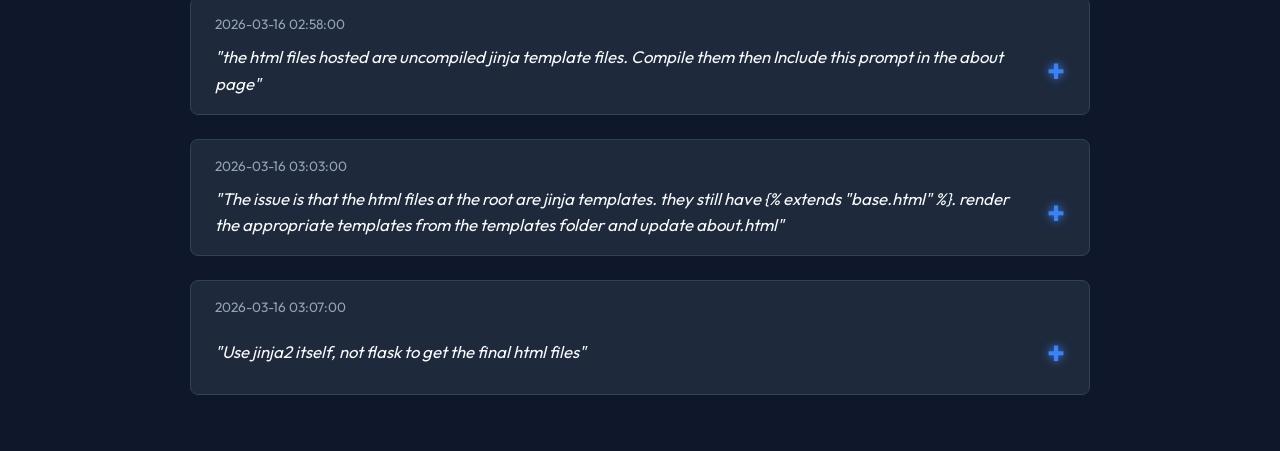
<file: about.html>
<!DOCTYPE html>
<html lang="en">
<head>
    <meta charset="UTF-8">
    <meta name="viewport" content="width=device-width, initial-scale=1.0">
    <title>How This Was Made</title>
    <meta name="description" content="Quantum Sandbox: A procedural generation playground for islands and interior floor plans.">
    <meta name="keywords" content="Wave Function Collapse, WFC, Procedural Generation, Quantum Sandbox">
    
    <!-- Open Graph / Facebook -->
    <meta property="og:type" content="website">
    <meta property="og:url" content="https://waves.byomz.dev/">
    <meta property="og:title" content="Quantum Sandbox">
    <meta property="og:description" content="A procedural generation playground for islands and interior floor plans.">
    <meta property="og:image" content="https://waves.byomz.dev/favicon.png">

    <link rel="icon" type="image/png" href="./favicon.png">
    <link href="https://fonts.googleapis.com/css2?family=Outfit:wght@300;400;600&display=swap" rel="stylesheet">
    <link rel="stylesheet" href="./style.css">
    
</head>
<body>
    <nav class="navbar">
        <div class="nav-brand">Wave Function Collapse</div>
        <ul class="nav-links">
            <li><a href="index.html" class="">Island Generation</a></li>
            <li><a href="floor-plan.html" class="">Floor Plan Generation</a></li>
            <li><a href="about.html" class="active">How it was made</a></li>
        </ul>
    </nav>

    <div class="app-container">
        
<header>
    <h1>Welcome to <span class="highlight">Quantum Sandbox</span></h1>
    <p>A look behind the scenes of procedural generation built by Google Antigravity.</p>
</header>

<main class="main-content" style="flex-direction: column; max-width: 900px; margin: 0 auto; line-height: 1.6;">
    <div class="panel" style="width: 100%; border-left: 4px solid var(--accent); margin-bottom: 2rem;">
        <h2>Powered by Google Antigravity</h2>
        <p class="panel-desc" style="font-size: 1.1rem; margin-bottom: 0; color: var(--text-main);">
            This entire multi-page application, including the complex Wave Function Collapse algorithms, UI layouts,
            styling, and mobile responsiveness, was built purely through natural language using <strong>Google
                Antigravity</strong>. The user provided minimal, high-level structural prompts, and Antigravity
            autonomously wrote, structured, styled, and verified the entire Vanilla JS and Flask application codebase.
        </p>
    </div>

    <!-- We will use standard HTML details/summary elements styled to fit the theme -->
    <style>
        .chat-entry {
            background: var(--bg-panel);
            border-radius: 8px;
            border: 1px solid var(--border-color);
            margin-bottom: 1.5rem;
            overflow: hidden;
        }

        .chat-header {
            padding: 1rem 1.5rem;
            cursor: pointer;
            user-select: none;
            display: flex;
            flex-direction: column;
            gap: 0.5rem;
        }

        .chat-header:hover {
            background: rgba(255, 255, 255, 0.02);
        }

        .chat-time {
            font-size: 0.85rem;
            color: var(--text-muted);
        }

        .chat-prompt {
            color: var(--text-main);
            font-size: 1.05rem;
            display: flex;
            justify-content: space-between;
            align-items: center;
        }

        .chat-prompt::after {
            content: '+';
            font-size: 2rem;
            font-weight: bold;
            color: var(--accent);
            margin-left: 1rem;
            transition: transform 0.2s ease;
            text-shadow: 0 0 10px var(--accent);
        }

        details[open]>summary .chat-prompt::after {
            content: '-';
            transform: rotate(180deg);
        }

        summary {
            list-style: none;
            /* Hide default arrow */
        }

        summary::-webkit-details-marker {
            display: none;
        }

        .chat-content {
            padding: 1.5rem;
            border-top: 1px solid var(--border-color);
            background: rgba(0, 0, 0, 0.1);
        }

        .plan-title {
            color: var(--accent);
            font-size: 1.1rem;
            margin-bottom: 1rem;
            margin-top: 0;
        }

        .chat-content p,
        .chat-content ul {
            color: var(--text-muted);
            margin-bottom: 1rem;
        }

        .chat-content li {
            margin-bottom: 0.5rem;
        }

        .chat-content code {
            background: var(--bg-dark);
            padding: 0.2rem 0.4rem;
            border-radius: 4px;
            font-family: monospace;
            font-size: 0.9em;
            color: #d1d5db;
            /* Lighter text for code */
        }
    </style>

    <div style="width: 100%;">
        <h2 style="margin-bottom: 1.5rem; font-family: var(--font-heading); color: var(--text-main);">Development Chat
            History</h2>

        <details class="chat-entry">
            <summary class="chat-header">
                <div class="chat-time">2026-03-15 20:31:00</div>
                <div class="chat-prompt">
                    <i style="text-align: left; width: 100%;">"I want to create a simple website in pure vanilla js
                        served from a flask server that demonstrates quantum wave collapse function for procedural
                        generation..."</i>
                </div>
            </summary>
            <div class="chat-content">
                <h3 class="plan-title">Plan of Action</h3>
                <p><strong>Goal:</strong> Initialize a Flask application with a Vanilla JS frontend that visualizes the
                    Wave Function Collapse algorithm.</p>
                <ul>
                    <li>Set up the Flask backend environment (<code>app.py</code>).</li>
                    <li>Create the HTML/CSS foundation (<code>index.html</code>, <code>style.css</code>) with a 32x32
                        CSS grid.</li>
                    <li>Implement core WFC logic in <code>main.js</code> with 4 base tiles (Water, Sand, Grass,
                        Mountain) and specific adjacency rules.</li>
                    <li>Add interactive tools for manual tile placement and generation.</li>
                </ul>
            </div>
        </details>

        <details class="chat-entry">
            <summary class="chat-header">
                <div class="chat-time">2026-03-15 20:45:12</div>
                <div class="chat-prompt">
                    <i style="text-align: left; width: 100%;">"Very good. I want the user to be able to edit the weights
                        as well"</i>
                </div>
            </summary>
            <div class="chat-content">
                <h3 class="plan-title">Plan of Action</h3>
                <p><strong>Goal:</strong> Introduce dynamic, editable tile weights to the WFC initialization.</p>
                <ul>
                    <li>Add numeric input fields for Water, Sand, Grass, and Mountain to the UI panel.</li>
                    <li>Modify <code>main.js</code> to read these weight values prior to triggering the
                        <code>collapse()</code> logic instead of using hardcoded constants.</li>
                </ul>
            </div>
        </details>

        <details class="chat-entry">
            <summary class="chat-header">
                <div class="chat-time">2026-03-15 20:58:33</div>
                <div class="chat-prompt">
                    <i style="text-align: left; width: 100%;">"Also add an option for strategy (breadth vs depth)"</i>
                </div>
            </summary>
            <div class="chat-content">
                <h3 class="plan-title">Plan of Action</h3>
                <p><strong>Goal:</strong> Provide a dropdown to switch between BFS (Queue) and DFS (Stack) constraint
                    propagation strategies.</p>
                <ul>
                    <li>Add a <code>&lt;select&gt;</code> element to the control panel for Strategy.</li>
                    <li>Modify the <code>propagate(queue)</code> loop in JS to check the strategy dropdown and execute
                        either <code>queue.shift()</code> (BFS) or <code>queue.pop()</code> (DFS).</li>
                </ul>
            </div>
        </details>

        <details class="chat-entry">
            <summary class="chat-header">
                <div class="chat-time">2026-03-15 21:12:45</div>
                <div class="chat-prompt">
                    <i style="text-align: left; width: 100%;">"By breadth-first I meant processing the neighbours of all
                        nodes already on the map. So when the user places 2 unconnected tiles, they should both lead to
                        their own 'growing bubbles' of generation..."</i>
                </div>
            </summary>
            <div class="chat-content">
                <h3 class="plan-title">Plan of Action</h3>
                <p><strong>Goal:</strong> Radically alter the heuristic of the WFC "Next Cell to Collapse" logic to
                    enforce spatial bubbling around existing constraints.</p>
                <ul>
                    <li>Instead of scanning the entire grid for the lowest global entropy, maintain a
                        <code>frontier</code> array of neighbors touching collapsed cells.</li>
                    <li>If using BFS, exclusively select the lowest entropy cell from the <code>frontier</code> layer.
                    </li>
                    <li>If the grid is completely empty, automatically seed the very center tile <code>[16, 16]</code>
                        before starting the generation loop.</li>
                </ul>
            </div>
        </details>

        <details class="chat-entry">
            <summary class="chat-header">
                <div class="chat-time">2026-03-15 21:28:10</div>
                <div class="chat-prompt">
                    <i style="text-align: left; width: 100%;">"For some reason generating without an initial
                        configuration leaves a single tile empty. Also, in the event of more than one tile in the
                        initial configuration the breadth strategy still seems to be processing the neighbours of one
                        tile in depth..."</i>
                </div>
            </summary>
            <div class="chat-content">
                <h3 class="plan-title">Plan of Action</h3>
                <p><strong>Goal:</strong> Fix the missing central seed tile and enforce true layer-by-layer
                    Breadth-First-Search bubbling.</p>
                <ul>
                    <li>Fix initialization sequence so the auto-seeded center tile natively collapses completely and
                        triggers the propagation step.</li>
                    <li>Restructure the BFS array fallback logic. The heuristic was incorrectly favoring one cluster's
                        frontier over others. Modify the neighbor mapping to accurately gather all cells globally
                        bounding collapsed areas before min-entropy filtering.</li>
                </ul>
            </div>
        </details>

        <details class="chat-entry">
            <summary class="chat-header">
                <div class="chat-time">2026-03-15 23:54:49</div>
                <div class="chat-prompt">
                    <i style="text-align: left; width: 100%;">"Perfect. Now for the issue of responsiveness. When the
                        grid is on its own row it shrinks and shows nothing. Also, the plan is to view this page on
                        mobile as well as desktop"</i>
                </div>
            </summary>
            <div class="chat-content">
                <h3 class="plan-title">Plan of Action</h3>
                <p><strong>Goal:</strong> Refactor CSS for mobile responsiveness and grid stability.</p>
                <ul>
                    <li>Wrap the CSS Grid inside an aspect-ratio preserving container that anchors purely to width.</li>
                    <li>Implement media queries to shift the layout from row-based sidebar to a column-based layout on
                        smaller screens.</li>
                    <li>Assign minimum touch-target heights for mobile interaction.</li>
                </ul>
            </div>
        </details>

        <details class="chat-entry">
            <summary class="chat-header">
                <div class="chat-time">2026-03-16 00:12:47</div>
                <div class="chat-prompt">
                    <i style="text-align: left; width: 100%;">"Functionality is all there. Now generate a navbar that
                        has links to 'Island generation' (this page), 'floor plan generation' (generate this), and 'how
                        this was made' (generate this page, detail the development process with the scratchpads and chat
                        history)"</i>
                </div>
            </summary>
            <div class="chat-content">
                <h3 class="plan-title">Plan of Action</h3>
                <p><strong>Goal:</strong> Pivot the single-page application into a multi-page portal using Jinja2
                    inheritance.</p>
                <ul>
                    <li>Abstract <code>base.html</code> to contain the HTML <code>&lt;head&gt;</code> and a new global
                        navigation bar.</li>
                    <li>Migrate the island logic into the <code>/</code> route on <code>index.html</code>.</li>
                    <li>Create the new <code>/floor-plan</code> route containing duplicate UI structure to be wired up
                        for interior generation.</li>
                    <li>Create the <code>/about</code> route detailing the chat logs.</li>
                </ul>
            </div>
        </details>

        <details class="chat-entry">
            <summary class="chat-header">
                <div class="chat-time">2026-03-16 00:22:05</div>
                <div class="chat-prompt">
                    <i style="text-align: left; width: 100%;">"The navbar should be at the top. Also rename the project
                        to quantum sandbox in the about page, rephrase it to highlight that this was made using Google
                        Antigravity with minimal input. Include the prompts I've written along with their
                        timestamps"</i>
                </div>
            </summary>
            <div class="chat-content">
                <h3 class="plan-title">Plan of Action</h3>
                <p><strong>Goal:</strong> Add visual polish to the Navbar and update the About page story.</p>
                <ul>
                    <li>Move and pin the Global Navbar to the top of the browser viewport.</li>
                    <li>Re-brand the page title and headers to "Quantum Sandbox".</li>
                    <li>Structure the chat log timestamps and prompts correctly.</li>
                </ul>
            </div>
        </details>

        <details class="chat-entry">
            <summary class="chat-header">
                <div class="chat-time">2026-03-16 00:41:22</div>
                <div class="chat-prompt">
                    <i style="text-align: left; width: 100%;">"As for the Interior Decoration, additional rules need to
                        be followed. Namely generation is to work in terms of rooms now: all walls should be connected,
                        and all rooms should be connected, walls encapsulate rooms and rooms are connected by doors 'in'
                        the wall veins seperating them, doors must be sandwiched by walls. Empty space is encouraged,
                        but rooms should be a minimum of 5 cells wide and tall"</i>
                </div>
            </summary>
            <div class="chat-content">
                <h3 class="plan-title">Plan of Action</h3>
                <p><strong>Goal:</strong> Create a specialized Macro-WFC Hybrid engine specifically for floor plan
                    generation in <code>floor_plan.js</code>.</p>
                <ul>
                    <li>Design a pre-WFC logical "Mask" step that guarantees 5x5 connected topological rectangles.</li>
                    <li>Bind this mask to the immediate Entropy array of the grid so WFC is strictly funneled into these
                        room layouts.</li>
                    <li>Replace symmetric adjacency rules with complex explicitly Directional rules (up, down, left,
                        right) to enforce the sandwiching constraints of doors and the connective limits of walls.</li>
                </ul>
            </div>
        </details>

        <details class="chat-entry">
            <summary class="chat-header">
                <div class="chat-time">2026-03-16 00:54:33</div>
                <div class="chat-prompt">
                    <i style="text-align: left; width: 100%;">"Walls should only be connected to floors. Also, there is
                        no use for door tiles anymore, and outside tiles should be recoloured to something a bit lighter
                        to differentiate with reset tiles"</i>
                </div>
            </summary>
            <div class="chat-content">
                <h3 class="plan-title">Plan of Action</h3>
                <p><strong>Goal:</strong> Visually and logically simplify the overly complex Floor Plan generation.</p>
                <ul>
                    <li>Completely rip out the <code>Door</code> tiles from the HTML Palette, CSS, and internal JS
                        adjacency engines.</li>
                    <li>Fall back onto symmetrical WFC resolution rules from the Directional rules.</li>
                    <li>Update CSS variable <code>--terrain-empty</code> from the black background void color to
                        <code>#1e293b</code> to provide visual contrast.</li>
                    <li>Implement rigorous distance checking around the Blueprint Macro Mask: forcefully assign
                        <code>Empty</code> to any tile that does not directly border a generated room. This physically
                        limits WFC walls causing them to perfectly wrap around the interior rooms and preventing
                        floating space-walls.</li>
                </ul>
            </div>
        </details>

        <details class="chat-entry">
            <summary class="chat-header">
                <div class="chat-time">2026-03-16 01:10:54</div>
                <div class="chat-prompt">
                    <i style="text-align: left; width: 100%;">"Maximize the bounding box of the structure, fill space in
                        the 32x32 grid without making it all 1 room and allow for rooms with weird shapes, not just
                        quadrillaterals, also minimize the amount of hallways"</i>
                </div>
            </summary>
            <div class="chat-content">
                <h3 class="plan-title">Plan of Action</h3>
                <p><strong>Goal:</strong> Rewrite the Floor Plan logic mask generation to create organic, grid-filling
                    blob structures tied by Minimum Spanning Trees.</p>
                <ul>
                    <li>Generate anchor focal points spanning the corners and center of the 32x32 dimensional
                        boundaries.</li>
                    <li>Swap geometric rectangle blueprints for overlapping radial circular algorithms to create organic
                        'blob lobes'.</li>
                    <li>Connect the disjointed room blobs via calculation of a Minimum Spanning Tree (MST).</li>
                    <li>Iterate thick, ~2-cell wide mathematical paths along the edges of the MST to act as bridges
                        instead of tiny hallways.</li>
                </ul>
            </div>
        </details>

        <details class="chat-entry">
            <summary class="chat-header">
                <div class="chat-time">2026-03-16 01:25:00</div>
                <div class="chat-prompt">
                    <i style="text-align: left; width: 100%;">"Now generate a readme md file at the root of this project and prepare this site to be hosted as a github pages webpage"</i>
                </div>
            </summary>
            <div class="chat-content">
                <h3 class="plan-title">Plan of Action</h3>
                <p><strong>Goal:</strong> Convert the project into a static site for GitHub Pages hosting.</p>
                <ul>
                    <li>Generate a comprehensive <code>README.md</code> at the root.</li>
                    <li>Flatten the directory structure by moving templates to the root as <code>.html</code> files.</li>
                    <li>Update internal references from Flask <code>url_for</code> to relative static paths.</li>
                </ul>
            </div>
        </details>

        <details class="chat-entry">
            <summary class="chat-header">
                <div class="chat-time">2026-03-16 01:40:00</div>
                <div class="chat-prompt">
                    <i style="text-align: left; width: 100%;">"Replace all references to 'Quantum Forge' to 'Quantum
                        Sandbox'. publish this entire repo to my github"</i>
                </div>
            </summary>
            <div class="chat-content">
                <h3 class="plan-title">Plan of Action</h3>
                <p><strong>Goal:</strong> Execute a full rebrand and initialize version control for publishing.</p>
                <ul>
                    <li>Global search and replace "Quantum Forge" &rarr; "Quantum Sandbox".</li>
                    <li>Initialize local Git repository, commit all files, and link to the remote GitHub origin.</li>
                </ul>
            </div>
        </details>

        <details class="chat-entry">
            <summary class="chat-header">
                <div class="chat-time">2026-03-16 01:55:00</div>
                <div class="chat-prompt">
                    <i style="text-align: left; width: 100%;">"I have a squarespace domain, I want to redirect a CNAME
                        to index"</i>
                </div>
            </summary>
            <div class="chat-content">
                <h3 class="plan-title">Plan of Action</h3>
                <p><strong>Goal:</strong> Configure the custom domain <code>waves.byomz.dev</code>.</p>
                <ul>
                    <li>Create the <code>CNAME</code> file required by GitHub Pages for custom domain resolution.</li>
                    <li>Provide specific DNS configuration instructions for Squarespace.</li>
                </ul>
            </div>
        </details>

        <details class="chat-entry">
            <summary class="chat-header">
                <div class="chat-time">2026-03-16 02:10:00</div>
                <div class="chat-prompt">
                    <i style="text-align: left; width: 100%;">"generate a favicon and fill in some seo. A bit more flat
                        and abstract."</i>
                </div>
            </summary>
            <div class="chat-content">
                <h3 class="plan-title">Plan of Action</h3>
                <p><strong>Goal:</strong> Implement professional branding and SEO meta-data.</p>
                <ul>
                    <li>Generate a modern, flat, abstract <code>favicon.png</code>.</li>
                    <li>Inject OpenGraph, Twitter Card, and Meta description tags into all page headers for viral
                        sharing and search indexing.</li>
                </ul>
            </div>
        </details>

        <details class="chat-entry">
            <summary class="chat-header">
                <div class="chat-time">2026-03-16 02:35:00</div>
                <div class="chat-prompt">
                    <i style="text-align: left; width: 100%;">"The rooms are now being generated the same way every
                        time. Roll back the splotting"</i>
                </div>
            </summary>
            <div class="chat-content">
                <h3 class="plan-title">Plan of Action</h3>
                <p><strong>Goal:</strong> Restore architectural variety by reverting to rectangular room logic.</p>
                <ul>
                    <li>Replace the deterministic organic splatting with a random rectangular generation algorithm.</li>
                    <li>Ensure varied room counts, dimensions, and positions while maintaining connectivity.</li>
                </ul>
            </div>
        </details>

        <details class="chat-entry">
            <summary class="chat-header">
                <div class="chat-time">2026-03-16 02:45:00</div>
                <div class="chat-prompt">
                    <i style="text-align: left; width: 100%;">"Reorient the 'Generation' controls to be under the
                        tilemap when in portrait mode"</i>
                </div>
            </summary>
            <div class="chat-content">
                <h3 class="plan-title">Plan of Action</h3>
                <p><strong>Goal:</strong> Optimize the mobile user experience for vertical viewports.</p>
                <ul>
                    <li>Implement CSS <code>order</code> flex properties within media queries to move the sidebar
                        controls below the interactive grid on narrow screens.</li>
                </ul>
            </div>
        </details>

        <details class="chat-entry">
            <summary class="chat-header">
                <div class="chat-time">2026-03-16 02:50:00</div>
                <div class="chat-prompt">
                    <i style="text-align: left; width: 100%;">"Update the about page to have all prompts and actions up
                        till now. Also vertically align all elements in the navbar to the bottom and make it
                        slimmer"</i>
                </div>
            </summary>
            <div class="chat-content">
                <h3 class="plan-title">Plan of Action</h3>
                <p><strong>Goal:</strong> Final documentation sync and UI aesthetic refinement.</p>
                <ul>
                    <li>Synchronize all development chat logs into the persistent About page history.</li>
                    <li>Refine Navbar CSS for a slimmer profile and bottom-aligned navigation elements.</li>
                </ul>
            </div>
        </details>

        <details class="chat-entry">
            <summary class="chat-header">
                <div class="chat-time">2026-03-16 02:58:00</div>
                <div class="chat-prompt">
                    <i style="text-align: left; width: 100%;">"the html files hosted are uncompiled jinja template files. Compile them then Include this prompt in the about page"</i>
                </div>
            </summary>
            <div class="chat-content">
                <h3 class="plan-title">Plan of Action</h3>
                <p><strong>Goal:</strong> Transition from manual template shadowing to a proper static site generation pipeline.</p>
                <ul>
                    <li>Develop a Python compilation utility (<code>compile_static.py</code>) using the Flask application context to render every Jinja2 template into its final HTML form.</li>
                    <li>Post-process the rendered HTML to normalize asset paths for GitHub Pages sub-directory compatibility.</li>
                    <li>Synchronize the latest "Meta-Prompt" into the persistent development history.</li>
                </ul>
            </div>
        </details>

        <details class="chat-entry">
            <summary class="chat-header">
                <div class="chat-time">2026-03-16 03:03:00</div>
                <div class="chat-prompt">
                    <i style="text-align: left; width: 100%;">"The issue is that the html files at the root are jinja templates. they still have {% extends "base.html" %}. render the appropriate templates from the templates folder and update about.html"</i>
                </div>
            </summary>
            <div class="chat-content">
                <h3 class="plan-title">Plan of Action</h3>
                <p><strong>Goal:</strong> Finalize the static site generation by rendering all templates into pure HTML.</p>
                <ul>
                    <li>Execute the <code>compile_static.py</code> rendering engine to convert <code>templates/*.html</code> into finished root-level <code>.html</code> files.</li>
                    <li>Ensure all Jinja2 syntax (inheritance, blocks, <code>url_for</code>) is fully resolved into static strings.</li>
                    <li>Update the development history once more to reflect this final step in the deployment pipeline.</li>
                </ul>
            </div>
        </details>

        <details class="chat-entry">
            <summary class="chat-header">
                <div class="chat-time">2026-03-16 03:07:00</div>
                <div class="chat-prompt">
                    <i style="text-align: left; width: 100%;">"Use jinja2 itself, not flask to get the final html files"</i>
                </div>
            </summary>
            <div class="chat-content">
                <h3 class="plan-title">Plan of Action</h3>
                <p><strong>Goal:</strong> Decouple the static site generation from the Flask framework for a truly independent build process.</p>
                <ul>
                    <li>Refactor the compilation script to use the core <code>jinja2</code> Environment and FileSystemLoader.</li>
                    <li>Implement a custom <code>url_for</code> mock within the Jinja environment to handle asset mapping and cross-page linking without requiring a server context.</li>
                    <li>Finalize the 32x32 grid generation tools as a fully portable, static web experience.</li>
                </ul>
            </div>
        </details>
    </div>
</main>

    </div>

    
</body>
</html>
</file>
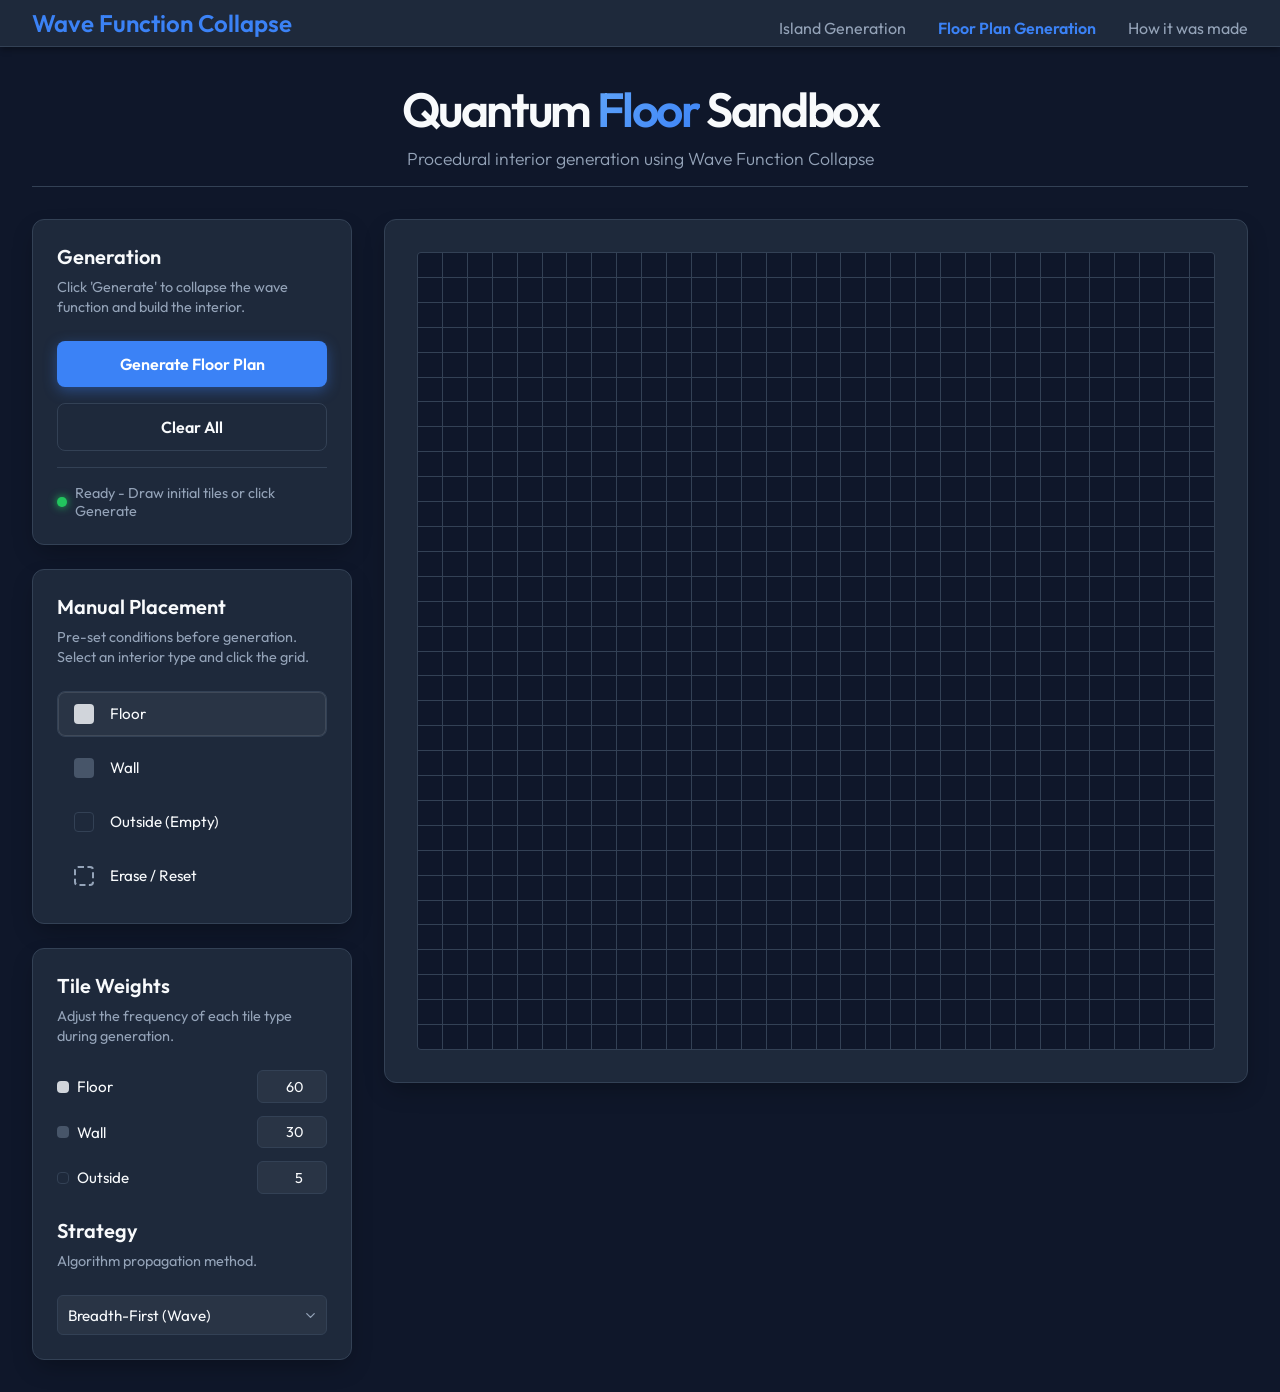
<file: floor-plan.html>
<!DOCTYPE html>
<html lang="en">
<head>
    <meta charset="UTF-8">
    <meta name="viewport" content="width=device-width, initial-scale=1.0">
    <title>Floor Plan Generation</title>
    <meta name="description" content="Quantum Sandbox: A procedural generation playground for islands and interior floor plans.">
    <meta name="keywords" content="Wave Function Collapse, WFC, Procedural Generation, Quantum Sandbox">
    
    <!-- Open Graph / Facebook -->
    <meta property="og:type" content="website">
    <meta property="og:url" content="https://waves.byomz.dev/">
    <meta property="og:title" content="Quantum Sandbox">
    <meta property="og:description" content="A procedural generation playground for islands and interior floor plans.">
    <meta property="og:image" content="https://waves.byomz.dev/favicon.png">

    <link rel="icon" type="image/png" href="./favicon.png">
    <link href="https://fonts.googleapis.com/css2?family=Outfit:wght@300;400;600&display=swap" rel="stylesheet">
    <link rel="stylesheet" href="./style.css">
    
</head>
<body>
    <nav class="navbar">
        <div class="nav-brand">Wave Function Collapse</div>
        <ul class="nav-links">
            <li><a href="index.html" class="">Island Generation</a></li>
            <li><a href="floor-plan.html" class="active">Floor Plan Generation</a></li>
            <li><a href="about.html" class="">How it was made</a></li>
        </ul>
    </nav>

    <div class="app-container">
        
<header>
    <h1>Quantum <span class="highlight">Floor</span> Sandbox</h1>
    <p>Procedural interior generation using Wave Function Collapse</p>
</header>

<main class="main-content">
    <aside class="sidebar">
        <div class="panel controls-panel">
            <h2>Generation</h2>
            <p class="panel-desc">Click 'Generate' to collapse the wave function and build the interior.</p>
            <button id="generate-btn" class="btn primary-btn">
                <span class="btn-text">Generate Floor Plan</span>
                <div class="btn-glow"></div>
            </button>
            <button id="clear-btn" class="btn secondary-btn">Clear All</button>
            
            <div class="status-indicator">
                <div class="status-dot"></div>
                <span id="status-text">System Ready</span>
            </div>
        </div>

        <div class="panel palette-panel">
            <h2>Manual Placement</h2>
            <p class="panel-desc">Pre-set conditions before generation. Select an interior type and click the grid.</p>
            <div class="terrain-options">
                <button class="terrain-btn selected" data-type="floor">
                    <div class="color-swatch floor"></div>
                    <span>Floor</span>
                </button>
                <button class="terrain-btn" data-type="wall">
                    <div class="color-swatch wall"></div>
                    <span>Wall</span>
                </button>
                <button class="terrain-btn" data-type="empty">
                    <div class="color-swatch empty"></div>
                    <span>Outside (Empty)</span>
                </button>
                <button class="terrain-btn erase-btn" data-type="erase">
                    <div class="color-swatch erase"></div>
                    <span>Erase / Reset</span>
                </button>
            </div>
        </div>

        <div class="panel settings-panel">
            <h2>Tile Weights</h2>
            <p class="panel-desc">Adjust the frequency of each tile type during generation.</p>
            <div class="weight-controls">
                <label class="weight-label">
                    <span class="weight-name"><div class="color-swatch floor" style="width: 12px; height: 12px;"></div> Floor</span>
                    <input type="number" id="weight-floor" value="60" min="1" max="1000" class="weight-input">
                </label>
                <label class="weight-label">
                    <span class="weight-name"><div class="color-swatch wall" style="width: 12px; height: 12px;"></div> Wall</span>
                    <input type="number" id="weight-wall" value="30" min="1" max="1000" class="weight-input">
                </label>
                <label class="weight-label">
                    <span class="weight-name"><div class="color-swatch empty" style="width: 12px; height: 12px;"></div> Outside</span>
                    <input type="number" id="weight-empty" value="5" min="1" max="1000" class="weight-input">
                </label>
            </div>

            <h2 style="margin-top: 1.5rem;">Strategy</h2>
            <p class="panel-desc">Algorithm propagation method.</p>
            <div class="strategy-controls">
                <select id="strategy-select" class="strategy-select">
                    <option value="bfs">Breadth-First (Wave)</option>
                    <option value="dfs">Depth-First (Tendril)</option>
                </select>
            </div>
        </div>
    </aside>

    <section class="grid-section">
        <div class="grid-wrapper">
            <div id="grid-container" class="grid-container">
                <!-- JS generated 32x32 tiles go here -->
            </div>
        </div>
    </section>
</main>

    </div>

    
<script src="./floor_plan.js"></script>

</body>
</html>
</file>
<file: style.css>
:root {
    /* DEFAULT (DARK) THEME */
    --bg-dark: #0f172a;
    --bg-panel: #1e293b;
    --text-main: #f8fafc;
    --text-muted: #94a3b8;
    --accent: #3b82f6;
    --accent-hover: #60a5fa;
    --border-color: #334155;
    --shadow-color: rgba(0, 0, 0, 0.3);

    /* Terrain Colors (Islands) */
    --terrain-water: #0ea5e9;
    --terrain-water-hover: #38bdf8;
    --terrain-sand: #fcd34d;
    --terrain-sand-hover: #fbbf24;
    --terrain-grass: #22c55e;
    --terrain-grass-hover: #4ade80;
    --terrain-mountain: #64748b;
    --terrain-mountain-hover: #94a3b8;

    /* Terrain Colors (Floor Plan) */
    --terrain-floor: #d1d5db;
    --terrain-floor-hover: #e5e7eb;
    --terrain-wall: #475569;
    --terrain-wall-hover: #64748b;
    --terrain-empty: #1e293b;
    --terrain-empty-hover: #334155;

    /* Uncollapsed background */
    --terrain-uncollapsed: #0f172a;
    --terrain-uncollapsed-hover: #1e293b;

    --font-heading: 'Outfit', sans-serif;
    --font-body: 'Outfit', sans-serif;
}

/* LIGHT THEME OVERRIDES */
html.light-mode {
    --bg-dark: #f1f5f9;
    --bg-panel: #ffffff;
    --text-main: #0f172a;
    --text-muted: #64748b;
    --accent: #2563eb;
    --accent-hover: #1d4ed8;
    --border-color: #cbd5e1;
    --shadow-color: rgba(15, 23, 42, 0.05);

    --terrain-empty: #f8fafc;
    --terrain-empty-hover: #f1f5f9;
    --terrain-uncollapsed: #f1f5f9;
    --terrain-uncollapsed-hover: #e2e8f0;
}

* {
    box-sizing: border-box;
    margin: 0;
    padding: 0;
}

body {
    background-color: var(--bg-dark);
    color: var(--text-main);
    font-family: var(--font-body);
    min-height: 100vh;
    display: flex;
    flex-direction: column;
    align-items: center;
    justify-content: flex-start;
    overflow-x: hidden;
    transition: background-color 0.3s ease, color 0.3s ease;
}

.app-container {
    max-width: 1400px;
    width: 100%;
    padding: 2rem;
    display: flex;
    flex-direction: column;
    gap: 2rem;
}

/* Navbar */
.navbar {
    width: 100%;
    background-color: var(--bg-panel);
    border-bottom: 1px solid var(--border-color);
    display: flex;
    justify-content: space-between;
    align-items: flex-end; /* Align elements to the bottom */
    padding: 0.5rem 2rem; /* Slimmer padding */
    box-shadow: 0 4px 6px -1px var(--shadow-color);
    transition: background-color 0.3s ease, border-color 0.3s ease, box-shadow 0.3s ease;
}

.nav-brand {
    font-size: 1.5rem;
    font-weight: 600;
    color: var(--accent);
}

.nav-links {
    list-style: none;
    display: flex;
    gap: 2rem;
}

.nav-links a {
    color: var(--text-muted);
    text-decoration: none;
    font-weight: 400;
    transition: color 0.2s;
}

.nav-links a:hover {
    color: var(--text-main);
}

.nav-links a.active {
    color: var(--accent);
    font-weight: 600;
}

header {
    text-align: center;
    padding-bottom: 1rem;
    border-bottom: 1px solid var(--border-color);
}

h1 {
    font-size: 3rem;
    font-weight: 600;
    letter-spacing: -0.05em;
    margin-bottom: 0.5rem;
}

.highlight {
    color: var(--accent);
    background: linear-gradient(135deg, #60a5fa, #3b82f6);
    -webkit-background-clip: text;
    background-clip: text;
    -webkit-text-fill-color: transparent;
}

header p {
    color: var(--text-muted);
    font-size: 1.1rem;
    font-weight: 300;
}

.main-content {
    display: flex;
    gap: 2rem;
    align-items: flex-start;
}

/* Sidebar Styling */
.sidebar {
    flex: 0 0 320px;
    display: flex;
    flex-direction: column;
    gap: 1.5rem;
}

.panel {
    background-color: var(--bg-panel);
    border-radius: 12px;
    padding: 1.5rem;
    border: 1px solid var(--border-color);
    box-shadow: 0 10px 25px -5px var(--shadow-color);
    transition: background-color 0.3s ease, border-color 0.3s ease, box-shadow 0.3s ease, color 0.3s ease;
}

.panel h2 {
    font-size: 1.25rem;
    margin-bottom: 0.5rem;
    font-weight: 600;
}

.panel-desc {
    color: var(--text-muted);
    font-size: 0.9rem;
    margin-bottom: 1.5rem;
    line-height: 1.4;
}

/* Buttons */
.btn {
    width: 100%;
    padding: 0.8rem 1rem;
    border-radius: 8px;
    border: none;
    font-family: inherit;
    font-size: 1rem;
    font-weight: 600;
    cursor: pointer;
    transition: all 0.2s ease;
    margin-bottom: 1rem;
    position: relative;
    overflow: hidden;
}

.primary-btn {
    background-color: var(--accent);
    color: white;
    box-shadow: 0 4px 14px 0 rgba(59, 130, 246, 0.39);
}

.primary-btn:hover {
    background-color: var(--accent-hover);
    transform: translateY(-1px);
}

.primary-btn:active {
    transform: translateY(1px);
}

.secondary-btn {
    background-color: transparent;
    color: var(--text-main);
    border: 1px solid var(--border-color);
}

.secondary-btn:hover {
    background-color: rgba(255, 255, 255, 0.05);
}

.status-indicator {
    display: flex;
    align-items: center;
    gap: 0.5rem;
    padding-top: 1rem;
    border-top: 1px solid var(--border-color);
    font-size: 0.9rem;
    color: var(--text-muted);
}

.status-dot {
    width: 10px;
    height: 10px;
    border-radius: 50%;
    background-color: var(--terrain-grass);
    box-shadow: 0 0 8px var(--terrain-grass);
    transition: background-color 0.3s ease;
}

.status-dot.processing {
    background-color: var(--terrain-sand);
    box-shadow: 0 0 8px var(--terrain-sand);
}

/* Terrain Options */
.terrain-options {
    display: flex;
    flex-direction: column;
    gap: 0.5rem;
}

.terrain-btn {
    display: flex;
    align-items: center;
    gap: 1rem;
    background: transparent;
    border: 1px solid transparent;
    padding: 0.75rem 1rem;
    border-radius: 8px;
    cursor: pointer;
    color: var(--text-main);
    font-family: inherit;
    font-size: 0.95rem;
    transition: all 0.2s;
}

.terrain-btn:hover {
    background-color: rgba(255, 255, 255, 0.03);
}

.terrain-btn.selected {
    background-color: rgba(255, 255, 255, 0.05);
    border-color: var(--border-color);
    box-shadow: inset 0 0 0 1px rgba(255, 255, 255, 0.1);
}

.color-swatch {
    width: 20px;
    height: 20px;
    border-radius: 4px;
}

.color-swatch.water { background-color: var(--terrain-water); }
.color-swatch.sand { background-color: var(--terrain-sand); }
.color-swatch.grass { background-color: var(--terrain-grass); }
.color-swatch.mountain { background-color: var(--terrain-mountain); }

.color-swatch.floor { background-color: var(--terrain-floor); }
.color-swatch.wall { background-color: var(--terrain-wall); }
.color-swatch.empty { background-color: var(--terrain-empty); border: 1px solid var(--border-color); }

.color-swatch.erase { 
    background-color: transparent;
    border: 2px dashed var(--text-muted);
}

/* Weight Controls */
.weight-controls {
    display: flex;
    flex-direction: column;
    gap: 0.8rem;
}

.weight-label {
    display: flex;
    justify-content: space-between;
    align-items: center;
    font-size: 0.95rem;
    color: var(--text-main);
}

.weight-name {
    display: flex;
    align-items: center;
    gap: 0.5rem;
}

.weight-input {
    width: 70px;
    background-color: rgba(255, 255, 255, 0.05);
    border: 1px solid var(--border-color);
    color: var(--text-main);
    padding: 0.4rem 0.5rem;
    border-radius: 6px;
    font-family: inherit;
    font-size: 0.9rem;
    text-align: right;
    transition: border-color 0.2s;
}

.weight-input:focus {
    outline: none;
    border-color: var(--accent);
}

/* Strategy Controls */
.strategy-controls {
    display: flex;
    flex-direction: column;
}

.strategy-select {
    width: 100%;
    background-color: rgba(255, 255, 255, 0.05);
    border: 1px solid var(--border-color);
    color: var(--text-main);
    padding: 0.6rem;
    border-radius: 6px;
    font-family: inherit;
    font-size: 0.95rem;
    cursor: pointer;
    transition: border-color 0.2s;
    appearance: none;
    background-image: url("data:image/svg+xml;charset=UTF-8,%3csvg xmlns='http://www.w3.org/2000/svg' viewBox='0 0 24 24' fill='none' stroke='%2394a3b8' stroke-width='2' stroke-linecap='round' stroke-linejoin='round'%3e%3cpolyline points='6 9 12 15 18 9'%3e%3c/polyline%3e%3c/svg%3e");
    background-repeat: no-repeat;
    background-position: right 0.5rem center;
    background-size: 1em;
}

.strategy-select:focus {
    outline: none;
    border-color: var(--accent);
}

.strategy-select option {
    background-color: var(--bg-panel);
    color: var(--text-main);
}

/* Grid Section */
.grid-section {
    flex: 1;
    display: flex;
    justify-content: center;
    align-items: center;
    background-color: var(--bg-panel);
    border-radius: 12px;
    padding: 2rem;
    border: 1px solid var(--border-color);
    box-shadow: 0 10px 25px -5px var(--shadow-color);
    transition: background-color 0.3s ease, border-color 0.3s ease, box-shadow 0.3s ease;
}

.grid-wrapper {
    width: 100%;
    aspect-ratio: 1/1;
    max-width: 800px;
    display: flex;
    justify-content: center;
    align-items: center;
}

.grid-container {
    display: grid;
    /* We will use JS to define columns/rows based on sizing, but default 32x32 */
    grid-template-columns: repeat(32, 1fr);
    grid-template-rows: repeat(32, 1fr);
    width: 100%;
    height: 100%;
    background-color: var(--border-color);
    gap: 1px;
    border: 1px solid var(--border-color);
    border-radius: 4px;
    overflow: hidden;
}

.tile {
    width: 100%;
    height: 100%;
    background-color: var(--terrain-uncollapsed);
    cursor: pointer;
    transition: background-color 0.15s ease, transform 0.1s ease;
}

.tile:hover {
    background-color: var(--terrain-uncollapsed-hover);
}

/* Rendered Tile States (Islands) */
.tile.water {
    background-color: var(--terrain-water);
}
.tile.water:hover {
    background-color: var(--terrain-water-hover);
}

.tile.sand {
    background-color: var(--terrain-sand);
}
.tile.sand:hover {
    background-color: var(--terrain-sand-hover);
}

.tile.grass {
    background-color: var(--terrain-grass);
}
.tile.grass:hover {
    background-color: var(--terrain-grass-hover);
}

.tile.mountain {
    background-color: var(--terrain-mountain);
}
.tile.mountain:hover {
    background-color: var(--terrain-mountain-hover);
}

/* Rendered Tile States (Floor Plan) */
.tile.floor {
    background-color: var(--terrain-floor);
}
.tile.floor:hover {
    background-color: var(--terrain-floor-hover);
}

.tile.wall {
    background-color: var(--terrain-wall);
}
.tile.wall:hover {
    background-color: var(--terrain-wall-hover);
}

.tile.empty {
    background-color: var(--terrain-empty);
}
.tile.empty:hover {
    background-color: var(--terrain-empty-hover);
}

/* Responsive */
@media (max-width: 1024px) {
    .main-content {
        flex-direction: column;
    }

    .grid-section {
        order: 1;
        width: 100%;
        padding: 1.5rem;
    }
    
    .sidebar {
        order: 2;
        flex: none;
        width: 100%;
        flex-direction: row;
        flex-wrap: wrap;
    }
    
    .panel {
        flex: 1 1 250px;
    }
}

@media (max-width: 768px) {
    .app-container {
        padding: 1rem;
        gap: 1rem;
    }
    
    header h1 {
        font-size: 2.2rem;
    }

    .sidebar {
        flex-direction: column;
        gap: 1rem;
    }

    .terrain-options {
        flex-direction: row;
        flex-wrap: wrap;
    }

    .terrain-btn {
        flex: 1 1 calc(50% - 0.5rem);
        justify-content: center;
    }

    .grid-section {
        padding: 0.5rem;
    }
}
</file>
